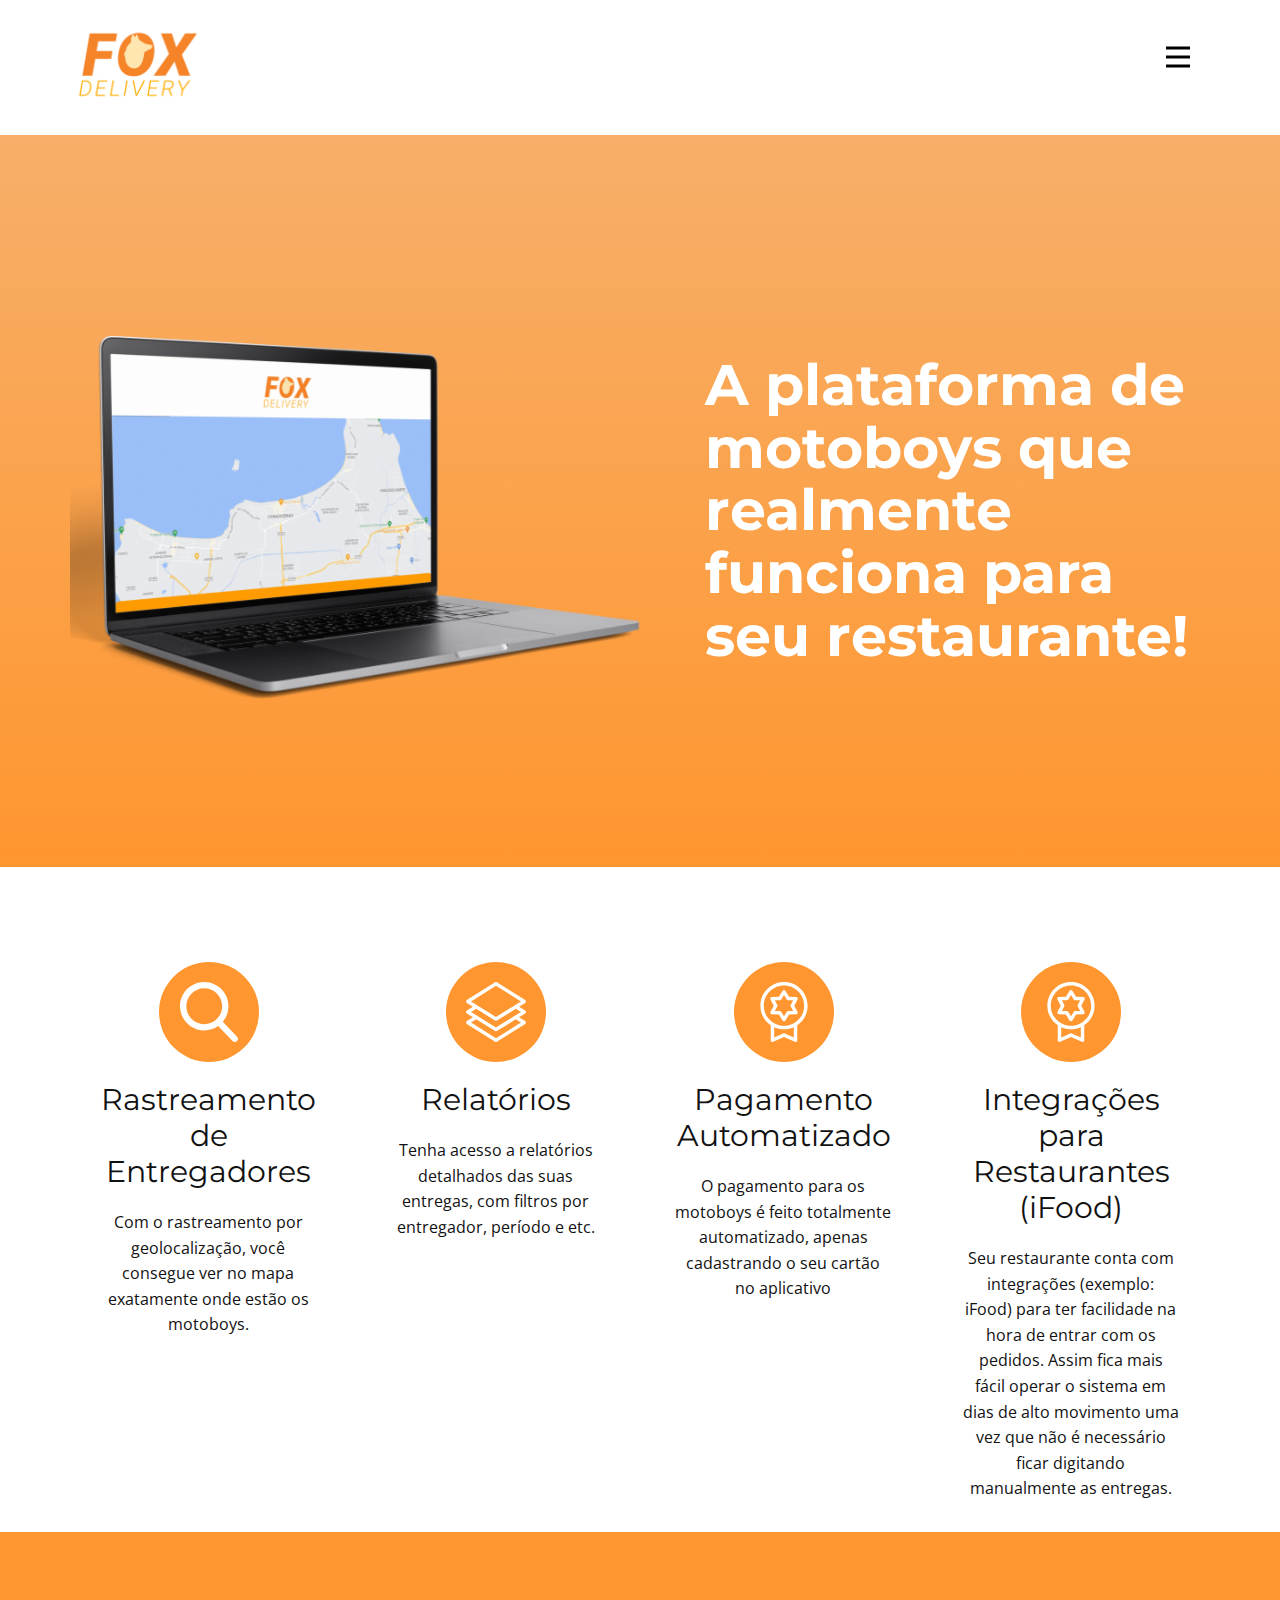
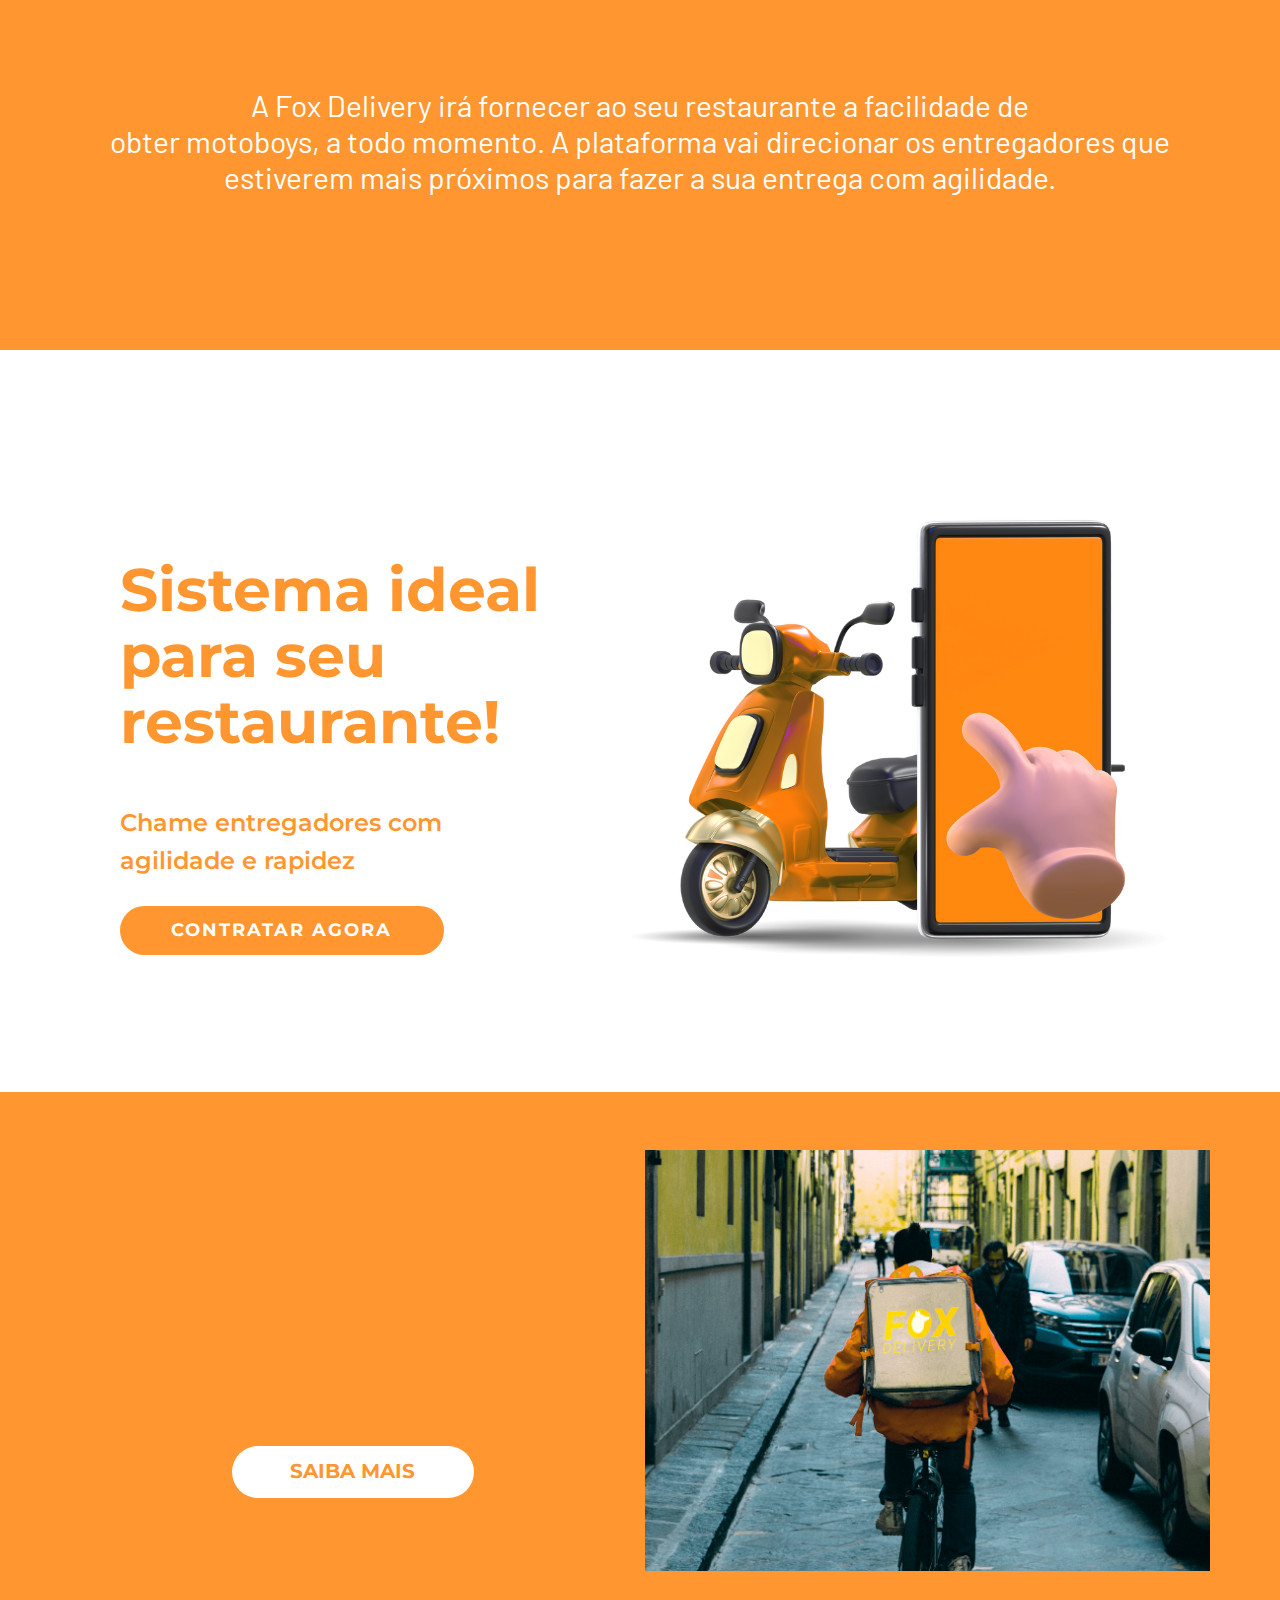
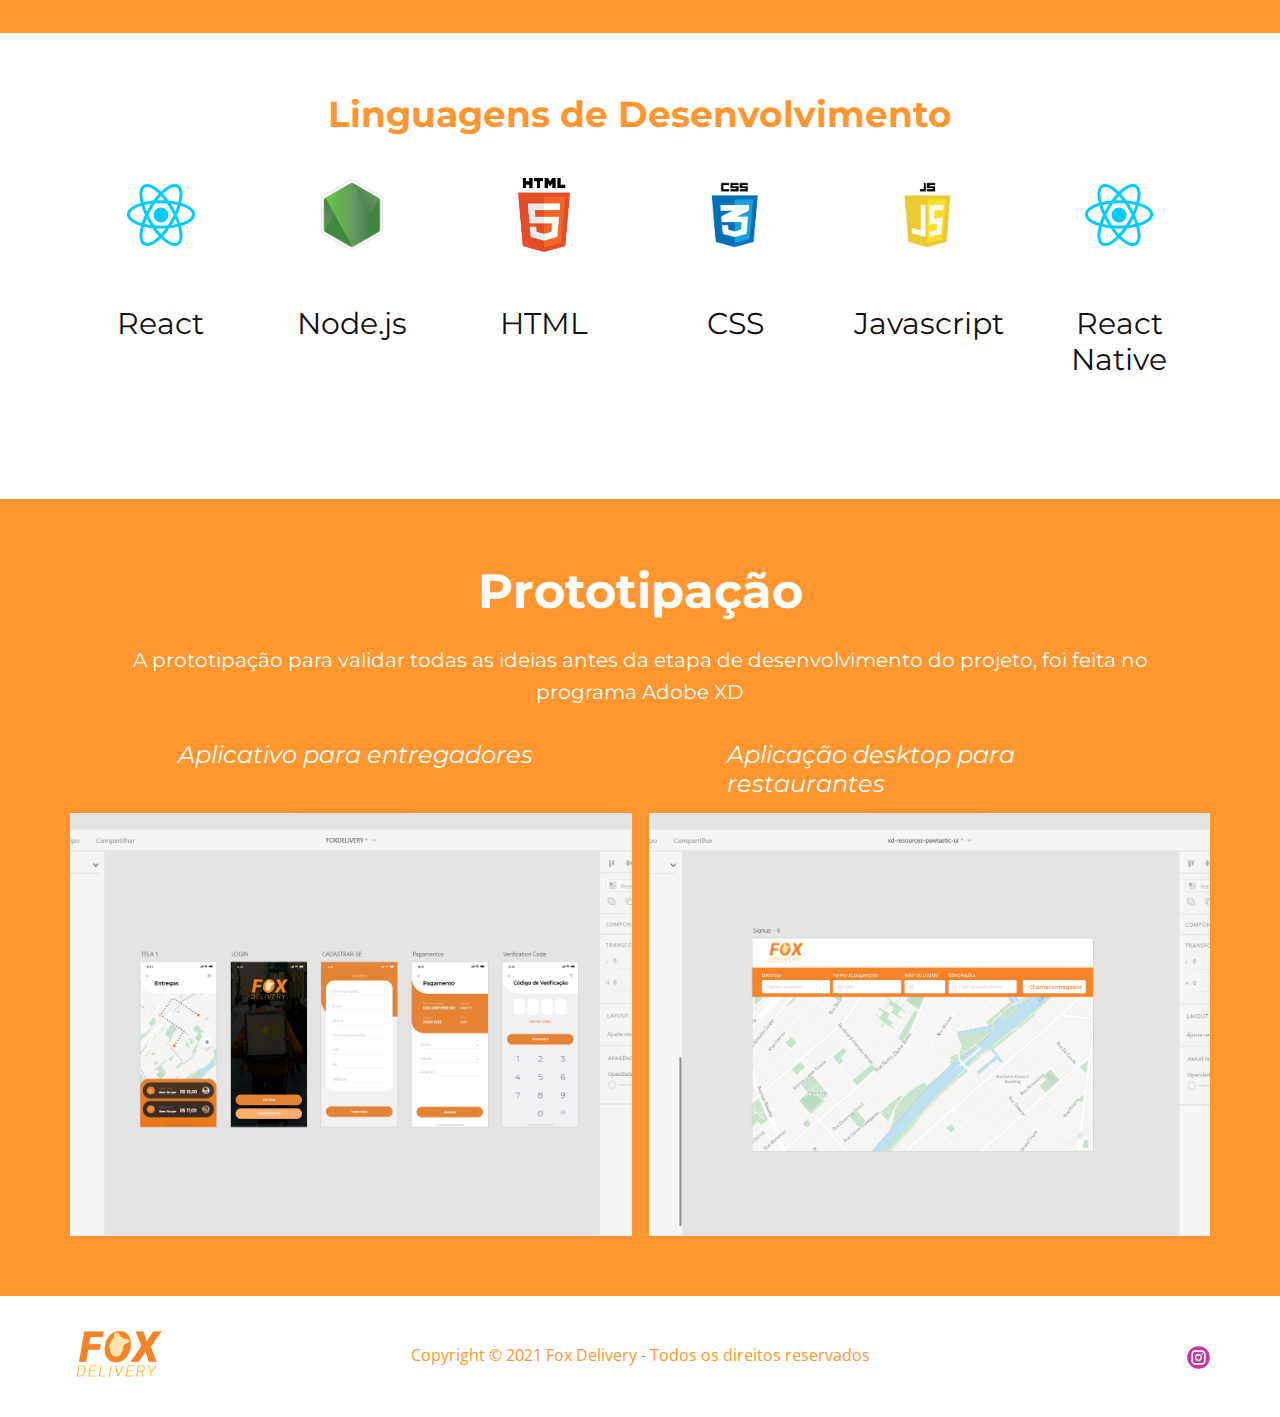
<file: index.html>
<!DOCTYPE html>
<html style="font-size: 16px;">
  <head>
    <meta name="viewport" content="width=device-width, initial-scale=1.0">
    <meta charset="utf-8">
    <meta name="keywords" content="Using design to improve product development, Mobile App Development">
    <meta name="description" content="">
    <meta name="page_type" content="np-template-header-footer-from-plugin">
    <title>FOX</title>
    <link rel="stylesheet" href="nicepage.css" media="screen">
<link rel="stylesheet" href="FOX.css" media="screen">
    <script class="u-script" type="text/javascript" src="jquery-1.9.1.min.js" defer=""></script>
    <script class="u-script" type="text/javascript" src="nicepage.js" defer=""></script>
    <meta name="generator" content="Nicepage 4.0.8, nicepage.com">
    <link id="u-theme-google-font" rel="stylesheet" href="https://fonts.googleapis.com/css?family=Open+Sans:300,300i,400,400i,600,600i,700,700i,800,800i|Barlow:100,100i,200,200i,300,300i,400,400i,500,500i,600,600i,700,700i,800,800i,900,900i">
    <link id="u-page-google-font" rel="stylesheet" href="https://fonts.googleapis.com/css?family=Montserrat:100,100i,200,200i,300,300i,400,400i,500,500i,600,600i,700,700i,800,800i,900,900i|Montserrat:100,100i,200,200i,300,300i,400,400i,500,500i,600,600i,700,700i,800,800i,900,900i">
    
    
    
    
    
    
    
    
    <script type="application/ld+json">{
		"@context": "http://schema.org",
		"@type": "Organization",
		"name": "",
		"url": "/",
		"logo": "images/99046d13-686d-4bd7-b95b-90d43880520f.png",
		"sameAs": [
				"https://www.instagram.com/foxdelivery.com.br/"
		]
}</script>
    <meta name="theme-color" content="#29b7dd">
    <meta property="og:title" content="FOX">
    <meta property="og:type" content="website">
    <link rel="canonical" href="/">
  </head>
  <body data-home-page="https://website769987-1.nicepage.io/FOX.html?version=dd5cc1f3-f211-4c67-9fd7-46b786630eea" data-home-page-title="FOX" class="u-body"><header class="u-clearfix u-header u-white u-header" id="sec-2485"><div class="u-clearfix u-sheet u-valign-middle u-sheet-1">
        <nav class="u-menu u-menu-dropdown u-offcanvas u-menu-1" data-responsive-from="XL">
          <div class="menu-collapse" style="font-size: 1rem; letter-spacing: 0px; font-weight: 700; text-transform: uppercase;">
            <a class="u-button-style u-custom-active-border-color u-custom-border u-custom-border-color u-custom-borders u-custom-hover-border-color u-custom-left-right-menu-spacing u-custom-padding-bottom u-custom-text-color u-custom-text-hover-color u-custom-top-bottom-menu-spacing u-nav-link u-text-active-palette-1-base u-text-custom-color-4 u-text-hover-palette-2-base" href="#">
              <svg><use xlink:href="#menu-hamburger"></use></svg>
              <svg version="1.1" xmlns="http://www.w3.org/2000/svg" xmlns:xlink="http://www.w3.org/1999/xlink"><defs><symbol id="menu-hamburger" viewBox="0 0 16 16" style="width: 16px; height: 16px;"><rect y="1" width="16" height="2"></rect><rect y="7" width="16" height="2"></rect><rect y="13" width="16" height="2"></rect>
</symbol>
</defs></svg>
            </a>
          </div>
          <div class="u-custom-menu u-nav-container">
            <ul class="u-nav u-spacing-30 u-unstyled u-nav-1"><li class="u-nav-item"><a class="u-border-2 u-border-active-palette-1-base u-border-hover-palette-1-base u-border-no-left u-border-no-right u-border-no-top u-button-style u-nav-link u-text-active-palette-1-base u-text-grey-90 u-text-hover-grey-90" href="FOX.html" style="padding: 10px 0px;">Pagina Inicial</a>
</li><li class="u-nav-item"><a class="u-border-2 u-border-active-palette-1-base u-border-hover-palette-1-base u-border-no-left u-border-no-right u-border-no-top u-button-style u-nav-link u-text-active-palette-1-base u-text-grey-90 u-text-hover-grey-90" href="Entregadores.html" style="padding: 10px 0px;">Entregadores</a>
</li><li class="u-nav-item"><a class="u-border-2 u-border-active-palette-1-base u-border-hover-palette-1-base u-border-no-left u-border-no-right u-border-no-top u-button-style u-nav-link u-text-active-palette-1-base u-text-grey-90 u-text-hover-grey-90" href="Contato.html" style="padding: 10px 0px;">Contato</a>
</li></ul>
          </div>
          <div class="u-custom-menu u-nav-container-collapse">
            <div class="u-black u-container-style u-inner-container-layout u-opacity u-opacity-95 u-sidenav">
              <div class="u-inner-container-layout u-sidenav-overflow">
                <div class="u-menu-close"></div>
                <ul class="u-align-center u-nav u-popupmenu-items u-unstyled u-nav-2"><li class="u-nav-item"><a class="u-button-style u-nav-link" href="FOX.html" style="padding: 10px 0px;">Pagina Inicial</a>
</li><li class="u-nav-item"><a class="u-button-style u-nav-link" href="Entregadores.html" style="padding: 10px 0px;">Entregadores</a>
</li><li class="u-nav-item"><a class="u-button-style u-nav-link" href="Contato.html" style="padding: 10px 0px;">Contato</a>
</li></ul>
              </div>
            </div>
            <div class="u-black u-menu-overlay u-opacity u-opacity-70"></div>
          </div>
        </nav>
        <img class="u-image u-image-default u-preserve-proportions u-image-1" src="images/99046d13-686d-4bd7-b95b-90d43880520f.png" alt="" data-image-width="1080" data-image-height="1080">
      </div></header>
    <section class="u-align-right u-clearfix u-gradient u-section-1" id="sec-56d1">
      <div class="u-clearfix u-sheet u-valign-middle-xs u-sheet-1">
        <img class="u-image u-image-default u-image-1" src="images/a3b24613-e36f-4569-919c-cbdce5a883f3.png" alt="" data-image-width="1512" data-image-height="1080" data-animation-name="fadeIn" data-animation-duration="1000" data-animation-direction="Down">
        <h1 class="u-align-center-xs u-align-left-lg u-align-left-md u-align-left-sm u-align-left-xl u-custom-font u-text u-text-body-alt-color u-text-1" data-animation-name="slideIn" data-animation-duration="1000" data-animation-delay="0" data-animation-direction="Down"> A plataf​orma de motoboys que realmente funciona para seu restaurante!</h1>
      </div>
    </section>
    <section class="u-align-center u-clearfix u-section-2" id="sec-8553">
      <div class="u-clearfix u-sheet u-sheet-1">
        <div class="u-expanded-width u-list u-list-1">
          <div class="u-repeater u-repeater-1">
            <div class="u-container-style u-list-item u-repeater-item">
              <div class="u-container-layout u-similar-container u-container-layout-1"><span class="u-custom-color-2 u-icon u-icon-circle u-spacing-20 u-icon-1"><svg class="u-svg-link" preserveAspectRatio="xMidYMin slice" viewBox="0 0 56.966 56.966" style=""><use xlink:href="#svg-61ff"></use></svg><svg class="u-svg-content" viewBox="0 0 56.966 56.966" x="0px" y="0px" id="svg-61ff" style="enable-background:new 0 0 56.966 56.966;"><path d="M55.146,51.887L41.588,37.786c3.486-4.144,5.396-9.358,5.396-14.786c0-12.682-10.318-23-23-23s-23,10.318-23,23
	s10.318,23,23,23c4.761,0,9.298-1.436,13.177-4.162l13.661,14.208c0.571,0.593,1.339,0.92,2.162,0.92
	c0.779,0,1.518-0.297,2.079-0.837C56.255,54.982,56.293,53.08,55.146,51.887z M23.984,6c9.374,0,17,7.626,17,17s-7.626,17-17,17
	s-17-7.626-17-17S14.61,6,23.984,6z"></path></svg>
            
            
          </span>
                <h3 class="u-align-center u-custom-font u-text u-text-1">Rastreamento de Entregadores</h3>
                <p class="u-align-center u-text u-text-2"> Com o rastreamento por geolocalização, você consegue ver no mapa exatamente onde estão os motoboys.</p>
              </div>
            </div>
            <div class="u-align-center u-container-style u-list-item u-repeater-item">
              <div class="u-container-layout u-similar-container u-container-layout-2"><span class="u-custom-color-2 u-icon u-icon-circle u-spacing-20 u-icon-2">
            <svg class="u-svg-link" preserveAspectRatio="xMidYMin slice" viewBox="0 0 512.002 512.002" style=""><use xlink:href="#svg-04c0"></use></svg>
            <svg xmlns="http://www.w3.org/2000/svg" xmlns:xlink="http://www.w3.org/1999/xlink" version="1.1" xml:space="preserve" class="u-svg-content" viewBox="0 0 512.002 512.002" x="0px" y="0px" id="svg-04c0" style="enable-background:new 0 0 512.002 512.002;"><g><g><path d="M512.001,255.969c-0.011-5.193-2.708-10.011-7.129-12.737l-52.034-32.076l52.089-32.421    c4.393-2.734,7.066-7.539,7.074-12.712c0.008-5.174-2.651-9.987-7.036-12.734l-241-151c-4.871-3.052-11.058-3.052-15.929,0    l-241,151c-4.384,2.747-7.043,7.56-7.036,12.734c0.008,5.174,2.681,9.979,7.074,12.712l51.732,32.198L7.051,243.282    c-4.39,2.744-7.055,7.557-7.05,12.734c0.005,5.177,2.679,9.985,7.074,12.721l51.732,32.198L7.051,333.282    c-4.383,2.74-7.047,7.543-7.05,12.712s2.656,9.975,7.036,12.719l241,151c2.436,1.526,5.2,2.289,7.964,2.289    c2.764,0,5.529-0.763,7.964-2.289l241-151c4.394-2.753,7.055-7.581,7.036-12.766c-0.019-5.185-2.715-9.993-7.129-12.714    l-52.034-32.076l52.089-32.421C509.336,265.992,512.012,261.162,512.001,255.969z M43.32,165.96L256.001,32.703L468.682,165.96    c-2.044,1.272-206.586,128.58-212.681,132.374L43.32,165.96z M468.584,346.106L256.001,479.301L43.278,346.018l43.889-27.431    l160.908,100.15c2.426,1.51,5.176,2.265,7.926,2.265c2.75,0,5.5-0.755,7.926-2.265l160.464-99.874L468.584,346.106z     M256.001,388.334L43.345,255.976l43.822-27.389l160.908,100.15c2.426,1.51,5.176,2.265,7.926,2.265c2.75,0,5.5-0.755,7.926-2.265    l160.464-99.874l44.125,27.2C467.297,256.822,261.631,384.829,256.001,388.334z"></path>
</g>
</g></svg>
          </span>
                <h3 class="u-align-center u-custom-font u-text u-text-3"> Relatórios</h3>
                <p class="u-align-center u-text u-text-4"> Tenha acesso a relatórios detalhados das suas entregas, com filtros por entregador, período e etc.</p>
              </div>
            </div>
            <div class="u-align-center u-container-style u-list-item u-repeater-item">
              <div class="u-container-layout u-similar-container u-container-layout-3"><span class="u-custom-color-2 u-icon u-icon-circle u-spacing-20 u-icon-3">
            <svg class="u-svg-link" preserveAspectRatio="xMidYMin slice" viewBox="0 0 512 512" style=""><use xlink:href="#svg-9c32"></use></svg>
            <svg xmlns="http://www.w3.org/2000/svg" xmlns:xlink="http://www.w3.org/1999/xlink" version="1.1" xml:space="preserve" class="u-svg-content" viewBox="0 0 512 512" x="0px" y="0px" id="svg-9c32" style="enable-background:new 0 0 512 512;"><g><g><path d="M256,0C144.702,0,54.154,90.547,54.154,201.846c0,69.363,35.172,130.662,88.615,167.011v128.373    c0,5.012,2.541,9.682,6.75,12.402c4.207,2.721,9.509,3.121,14.08,1.066L256,469.119l92.401,41.58c1.935,0.87,4,1.301,6.059,1.301    c2.804,0,5.594-0.798,8.021-2.367c4.208-2.721,6.75-7.391,6.75-12.402V368.858c53.443-36.349,88.615-97.648,88.615-167.011    C457.846,90.547,367.298,0,256,0z M339.692,474.39l-77.632-34.934c-1.927-0.868-3.994-1.302-6.06-1.302s-4.133,0.433-6.06,1.301    l-77.632,34.934v-88.835c7.423,3.384,15.042,6.292,22.805,8.745c0.44,0.14,0.879,0.283,1.321,0.419    c0.991,0.305,1.985,0.599,2.98,0.888c0.737,0.216,1.474,0.43,2.213,0.638c0.803,0.224,1.609,0.441,2.415,0.655    c0.94,0.251,1.882,0.496,2.827,0.734c0.668,0.167,1.337,0.331,2.007,0.49c1.087,0.261,2.177,0.513,3.271,0.756    c0.567,0.126,1.135,0.251,1.703,0.372c1.198,0.256,2.4,0.498,3.607,0.733c0.491,0.095,0.982,0.192,1.474,0.284    c1.278,0.238,2.561,0.461,3.847,0.675c0.441,0.074,0.882,0.15,1.324,0.22c1.327,0.212,2.66,0.407,3.997,0.592    c0.414,0.057,0.827,0.119,1.241,0.174c1.353,0.179,2.712,0.34,4.072,0.492c0.406,0.045,0.81,0.096,1.216,0.14    c1.357,0.144,2.719,0.267,4.084,0.383c0.414,0.035,0.826,0.078,1.241,0.11c1.345,0.106,2.696,0.191,4.049,0.271    c0.434,0.026,0.866,0.06,1.302,0.083c1.367,0.072,2.739,0.121,4.113,0.165c0.414,0.014,0.825,0.036,1.239,0.047    c1.776,0.046,3.558,0.072,5.346,0.072c1.787,0,3.569-0.026,5.345-0.072c0.414-0.011,0.825-0.033,1.239-0.047    c1.374-0.044,2.746-0.094,4.113-0.165c0.434-0.023,0.867-0.057,1.302-0.083c1.353-0.08,2.704-0.164,4.049-0.271    c0.415-0.032,0.827-0.075,1.241-0.11c1.365-0.116,2.727-0.24,4.084-0.383c0.406-0.043,0.81-0.094,1.216-0.14    c1.361-0.153,2.719-0.313,4.072-0.492c0.415-0.055,0.827-0.116,1.241-0.174c1.336-0.185,2.669-0.38,3.997-0.592    c0.442-0.071,0.882-0.147,1.324-0.22c1.286-0.214,2.569-0.437,3.847-0.675c0.492-0.092,0.983-0.188,1.474-0.284    c1.206-0.234,2.408-0.478,3.607-0.733c0.569-0.121,1.136-0.246,1.703-0.372c1.094-0.243,2.184-0.495,3.271-0.756    c0.669-0.16,1.338-0.324,2.007-0.49c0.945-0.237,1.886-0.482,2.827-0.734c0.806-0.215,1.612-0.43,2.415-0.655    c0.739-0.208,1.477-0.422,2.213-0.638c0.995-0.29,1.99-0.583,2.98-0.888c0.442-0.137,0.881-0.28,1.321-0.419    c7.763-2.453,15.382-5.36,22.805-8.744V474.39z M312.229,364.724c-0.589,0.203-1.178,0.407-1.769,0.604    c-0.898,0.3-1.8,0.595-2.705,0.88c-1.053,0.331-2.109,0.65-3.168,0.96c-0.747,0.22-1.495,0.439-2.246,0.649    c-1.401,0.391-2.807,0.765-4.218,1.12c-0.526,0.133-1.054,0.259-1.581,0.387c-1.381,0.334-2.768,0.652-4.158,0.952    c-0.35,0.076-0.697,0.156-1.047,0.228c-1.794,0.375-3.594,0.724-5.401,1.041c-0.184,0.032-0.369,0.06-0.554,0.093    c-1.628,0.281-3.261,0.536-4.897,0.769c-0.369,0.053-0.738,0.105-1.109,0.156c-1.745,0.237-3.493,0.455-5.247,0.639    c-0.066,0.007-0.132,0.016-0.198,0.023c-1.836,0.191-3.679,0.348-5.524,0.479c-0.4,0.029-0.802,0.05-1.203,0.077    c-1.435,0.093-2.87,0.166-4.309,0.224c-0.489,0.02-0.978,0.04-1.467,0.056c-1.807,0.055-3.616,0.093-5.428,0.093    s-3.621-0.037-5.428-0.095c-0.49-0.015-0.979-0.036-1.467-0.056c-1.439-0.057-2.874-0.131-4.309-0.224    c-0.401-0.026-0.802-0.048-1.203-0.077c-1.845-0.132-3.687-0.289-5.524-0.479c-0.066-0.007-0.132-0.016-0.198-0.023    c-1.754-0.184-3.502-0.402-5.247-0.639c-0.369-0.05-0.738-0.102-1.108-0.156c-1.637-0.234-3.27-0.488-4.898-0.769    c-0.184-0.031-0.369-0.06-0.554-0.093c-1.807-0.317-3.608-0.667-5.401-1.041c-0.349-0.073-0.697-0.154-1.047-0.228    c-1.39-0.299-2.777-0.618-4.158-0.952c-0.528-0.128-1.056-0.254-1.581-0.387c-1.411-0.354-2.817-0.73-4.218-1.12    c-0.751-0.21-1.499-0.429-2.246-0.649c-1.058-0.311-2.115-0.629-3.169-0.96c-0.905-0.286-1.806-0.58-2.705-0.88    c-0.592-0.197-1.181-0.401-1.769-0.604c-67.484-23.361-116.078-87.547-116.078-162.876c0-95.01,77.297-172.308,172.308-172.308    s172.308,77.297,172.308,172.308C428.308,277.175,379.713,341.361,312.229,364.724z"></path>
</g>
</g><g><g><path d="M343.622,201.846l27.741-52.14c2.394-4.497,2.299-9.91-0.248-14.321c-2.547-4.411-7.188-7.2-12.279-7.376l-59.025-2.045    L268.527,75.87c-2.699-4.32-7.433-6.946-12.527-6.946s-9.828,2.626-12.527,6.946l-31.283,50.094l-59.025,2.045    c-5.091,0.176-9.732,2.965-12.279,7.376s-2.642,9.824-0.248,14.321l27.741,52.14l-27.741,52.14    c-2.394,4.497-2.299,9.91,0.248,14.321c2.547,4.411,7.188,7.2,12.279,7.376l59.025,2.045l31.283,50.094    c2.698,4.32,7.433,6.946,12.527,6.946s9.828-2.626,12.527-6.946l31.283-50.094l59.025-2.045c5.091-0.176,9.732-2.965,12.279-7.376    c2.547-4.411,2.642-9.824,0.248-14.321L343.622,201.846z M290.935,248.479c-4.909,0.17-9.414,2.771-12.015,6.938L256,292.118    l-22.919-36.7c-2.602-4.167-7.106-6.767-12.015-6.938l-43.242-1.499l20.323-38.198c2.308-4.337,2.308-9.537,0-13.874    l-20.323-38.198l43.242-1.499c4.909-0.17,9.414-2.771,12.015-6.938L256,111.575l22.919,36.7c2.602,4.167,7.106,6.767,12.015,6.938    l43.242,1.499l-20.323,38.198c-2.307,4.337-2.307,9.538,0.001,13.874l20.323,38.198L290.935,248.479z"></path>
</g>
</g></svg>
          </span>
                <h3 class="u-align-center u-custom-font u-text u-text-5">Pagamento<br>Automatizado
                </h3>
                <p class="u-align-center u-text u-text-6">O pagamento para os motoboys é feito totalmente automatizado, apenas cadastrando o seu cartão no aplicativo</p>
              </div>
            </div>
            <div class="u-align-center u-container-style u-list-item u-repeater-item">
              <div class="u-container-layout u-similar-container u-container-layout-4"><span class="u-custom-color-2 u-icon u-icon-circle u-spacing-20 u-icon-4">
            <svg class="u-svg-link" preserveAspectRatio="xMidYMin slice" viewBox="0 0 512 512" style=""><use xlink:href="#svg-9c32"></use></svg>
            <svg xmlns="http://www.w3.org/2000/svg" xmlns:xlink="http://www.w3.org/1999/xlink" version="1.1" xml:space="preserve" class="u-svg-content" viewBox="0 0 512 512" x="0px" y="0px" id="svg-9c32" style="enable-background:new 0 0 512 512;"><g><g><path d="M256,0C144.702,0,54.154,90.547,54.154,201.846c0,69.363,35.172,130.662,88.615,167.011v128.373    c0,5.012,2.541,9.682,6.75,12.402c4.207,2.721,9.509,3.121,14.08,1.066L256,469.119l92.401,41.58c1.935,0.87,4,1.301,6.059,1.301    c2.804,0,5.594-0.798,8.021-2.367c4.208-2.721,6.75-7.391,6.75-12.402V368.858c53.443-36.349,88.615-97.648,88.615-167.011    C457.846,90.547,367.298,0,256,0z M339.692,474.39l-77.632-34.934c-1.927-0.868-3.994-1.302-6.06-1.302s-4.133,0.433-6.06,1.301    l-77.632,34.934v-88.835c7.423,3.384,15.042,6.292,22.805,8.745c0.44,0.14,0.879,0.283,1.321,0.419    c0.991,0.305,1.985,0.599,2.98,0.888c0.737,0.216,1.474,0.43,2.213,0.638c0.803,0.224,1.609,0.441,2.415,0.655    c0.94,0.251,1.882,0.496,2.827,0.734c0.668,0.167,1.337,0.331,2.007,0.49c1.087,0.261,2.177,0.513,3.271,0.756    c0.567,0.126,1.135,0.251,1.703,0.372c1.198,0.256,2.4,0.498,3.607,0.733c0.491,0.095,0.982,0.192,1.474,0.284    c1.278,0.238,2.561,0.461,3.847,0.675c0.441,0.074,0.882,0.15,1.324,0.22c1.327,0.212,2.66,0.407,3.997,0.592    c0.414,0.057,0.827,0.119,1.241,0.174c1.353,0.179,2.712,0.34,4.072,0.492c0.406,0.045,0.81,0.096,1.216,0.14    c1.357,0.144,2.719,0.267,4.084,0.383c0.414,0.035,0.826,0.078,1.241,0.11c1.345,0.106,2.696,0.191,4.049,0.271    c0.434,0.026,0.866,0.06,1.302,0.083c1.367,0.072,2.739,0.121,4.113,0.165c0.414,0.014,0.825,0.036,1.239,0.047    c1.776,0.046,3.558,0.072,5.346,0.072c1.787,0,3.569-0.026,5.345-0.072c0.414-0.011,0.825-0.033,1.239-0.047    c1.374-0.044,2.746-0.094,4.113-0.165c0.434-0.023,0.867-0.057,1.302-0.083c1.353-0.08,2.704-0.164,4.049-0.271    c0.415-0.032,0.827-0.075,1.241-0.11c1.365-0.116,2.727-0.24,4.084-0.383c0.406-0.043,0.81-0.094,1.216-0.14    c1.361-0.153,2.719-0.313,4.072-0.492c0.415-0.055,0.827-0.116,1.241-0.174c1.336-0.185,2.669-0.38,3.997-0.592    c0.442-0.071,0.882-0.147,1.324-0.22c1.286-0.214,2.569-0.437,3.847-0.675c0.492-0.092,0.983-0.188,1.474-0.284    c1.206-0.234,2.408-0.478,3.607-0.733c0.569-0.121,1.136-0.246,1.703-0.372c1.094-0.243,2.184-0.495,3.271-0.756    c0.669-0.16,1.338-0.324,2.007-0.49c0.945-0.237,1.886-0.482,2.827-0.734c0.806-0.215,1.612-0.43,2.415-0.655    c0.739-0.208,1.477-0.422,2.213-0.638c0.995-0.29,1.99-0.583,2.98-0.888c0.442-0.137,0.881-0.28,1.321-0.419    c7.763-2.453,15.382-5.36,22.805-8.744V474.39z M312.229,364.724c-0.589,0.203-1.178,0.407-1.769,0.604    c-0.898,0.3-1.8,0.595-2.705,0.88c-1.053,0.331-2.109,0.65-3.168,0.96c-0.747,0.22-1.495,0.439-2.246,0.649    c-1.401,0.391-2.807,0.765-4.218,1.12c-0.526,0.133-1.054,0.259-1.581,0.387c-1.381,0.334-2.768,0.652-4.158,0.952    c-0.35,0.076-0.697,0.156-1.047,0.228c-1.794,0.375-3.594,0.724-5.401,1.041c-0.184,0.032-0.369,0.06-0.554,0.093    c-1.628,0.281-3.261,0.536-4.897,0.769c-0.369,0.053-0.738,0.105-1.109,0.156c-1.745,0.237-3.493,0.455-5.247,0.639    c-0.066,0.007-0.132,0.016-0.198,0.023c-1.836,0.191-3.679,0.348-5.524,0.479c-0.4,0.029-0.802,0.05-1.203,0.077    c-1.435,0.093-2.87,0.166-4.309,0.224c-0.489,0.02-0.978,0.04-1.467,0.056c-1.807,0.055-3.616,0.093-5.428,0.093    s-3.621-0.037-5.428-0.095c-0.49-0.015-0.979-0.036-1.467-0.056c-1.439-0.057-2.874-0.131-4.309-0.224    c-0.401-0.026-0.802-0.048-1.203-0.077c-1.845-0.132-3.687-0.289-5.524-0.479c-0.066-0.007-0.132-0.016-0.198-0.023    c-1.754-0.184-3.502-0.402-5.247-0.639c-0.369-0.05-0.738-0.102-1.108-0.156c-1.637-0.234-3.27-0.488-4.898-0.769    c-0.184-0.031-0.369-0.06-0.554-0.093c-1.807-0.317-3.608-0.667-5.401-1.041c-0.349-0.073-0.697-0.154-1.047-0.228    c-1.39-0.299-2.777-0.618-4.158-0.952c-0.528-0.128-1.056-0.254-1.581-0.387c-1.411-0.354-2.817-0.73-4.218-1.12    c-0.751-0.21-1.499-0.429-2.246-0.649c-1.058-0.311-2.115-0.629-3.169-0.96c-0.905-0.286-1.806-0.58-2.705-0.88    c-0.592-0.197-1.181-0.401-1.769-0.604c-67.484-23.361-116.078-87.547-116.078-162.876c0-95.01,77.297-172.308,172.308-172.308    s172.308,77.297,172.308,172.308C428.308,277.175,379.713,341.361,312.229,364.724z"></path>
</g>
</g><g><g><path d="M343.622,201.846l27.741-52.14c2.394-4.497,2.299-9.91-0.248-14.321c-2.547-4.411-7.188-7.2-12.279-7.376l-59.025-2.045    L268.527,75.87c-2.699-4.32-7.433-6.946-12.527-6.946s-9.828,2.626-12.527,6.946l-31.283,50.094l-59.025,2.045    c-5.091,0.176-9.732,2.965-12.279,7.376s-2.642,9.824-0.248,14.321l27.741,52.14l-27.741,52.14    c-2.394,4.497-2.299,9.91,0.248,14.321c2.547,4.411,7.188,7.2,12.279,7.376l59.025,2.045l31.283,50.094    c2.698,4.32,7.433,6.946,12.527,6.946s9.828-2.626,12.527-6.946l31.283-50.094l59.025-2.045c5.091-0.176,9.732-2.965,12.279-7.376    c2.547-4.411,2.642-9.824,0.248-14.321L343.622,201.846z M290.935,248.479c-4.909,0.17-9.414,2.771-12.015,6.938L256,292.118    l-22.919-36.7c-2.602-4.167-7.106-6.767-12.015-6.938l-43.242-1.499l20.323-38.198c2.308-4.337,2.308-9.537,0-13.874    l-20.323-38.198l43.242-1.499c4.909-0.17,9.414-2.771,12.015-6.938L256,111.575l22.919,36.7c2.602,4.167,7.106,6.767,12.015,6.938    l43.242,1.499l-20.323,38.198c-2.307,4.337-2.307,9.538,0.001,13.874l20.323,38.198L290.935,248.479z"></path>
</g>
</g></svg>
          </span>
                <h3 class="u-align-center u-custom-font u-text u-text-7"> Integrações para Restaurantes (iFood)</h3>
                <p class="u-align-center u-text u-text-8"> Seu restaurante conta com integrações (exemplo: iFood) para ter facilidade na hora de entrar com os pedidos. Assim fica mais fácil operar o sistema em dias de alto movimento uma vez que não é necessário ficar digitando manualmente as entregas.</p>
              </div>
            </div>
          </div>
        </div>
      </div>
    </section>
    <section class="u-align-center u-clearfix u-custom-color-2 u-section-3" id="sec-b0f6">
      <div class="u-clearfix u-sheet u-valign-middle u-sheet-1">
        <h3 class="u-align-center u-text u-text-1">A Fox Delivery irá fornecer ao seu restaurante a facilidade de <br>obter motoboys, a todo momento. A plataforma vai direcionar os entregadores que <br>estiverem mais próximos para fazer a sua entrega com agilidade.
        </h3>
      </div>
    </section>
    <section class="u-align-left u-clearfix u-custom-color-5 u-section-4" id="carousel_d381">
      <div class="u-clearfix u-sheet u-sheet-1">
        <div class="u-clearfix u-expanded-width u-layout-wrap u-layout-wrap-1">
          <div class="u-gutter-0 u-layout">
            <div class="u-layout-row">
              <div class="u-align-center-sm u-align-center-xs u-align-left-lg u-align-left-md u-align-left-xl u-container-style u-layout-cell u-shape-rectangle u-size-26 u-layout-cell-1">
                <div class="u-container-layout u-container-layout-1">
                  <h1 class="u-custom-font u-text u-text-custom-color-2 u-text-1">Sistema ideal para seu restaurante! </h1>
                  <p class="u-custom-font u-text u-text-custom-color-2 u-text-2">Chame entregadores com agilidade e rapidez</p>
                  <a href="Contato.html" data-page-id="1055724" class="u-active-custom-color-2 u-border-none u-btn u-btn-round u-button-style u-custom-color-2 u-custom-font u-font-montserrat u-hover-custom-color-3 u-radius-40 u-text-active-custom-color-7 u-text-body-alt-color u-text-hover-custom-color-5 u-btn-1">CONTRATAR AGORA</a>
                </div>
              </div>
              <div class="u-container-style u-layout-cell u-size-34 u-layout-cell-2">
                <div class="u-container-layout u-valign-middle-sm u-container-layout-2">
                  <div class="u-preserve-proportions u-shape u-shape-circle u-white u-shape-1"></div>
                  <img class="u-image u-image-default u-preserve-proportions u-image-1" src="images/c3603477-c6bd-4d5a-85e1-15fa4387d577.png" alt="" data-image-width="1080" data-image-height="1080">
                </div>
              </div>
            </div>
          </div>
        </div>
      </div>
    </section>
    <section class="u-clearfix u-custom-color-2 u-section-5" id="sec-db2d">
      <div class="u-clearfix u-sheet u-sheet-1">
        <div class="u-clearfix u-expanded-width u-gutter-10 u-layout-wrap u-layout-wrap-1">
          <div class="u-layout" style="">
            <div class="u-layout-row" style="">
              <div class="u-container-style u-layout-cell u-left-cell u-size-30 u-size-xs-60 u-layout-cell-1" src="">
                <div class="u-container-layout u-container-layout-1">
                  <h2 class="u-align-center u-custom-font u-font-montserrat u-text u-text-default u-text-1" data-animation-name="slideIn" data-animation-duration="1000" data-animation-direction="Down">Seja um entregador&nbsp;<br>Fox Delivery
                  </h2>
                  <a href="Entregadores.html" data-page-id="1055723" class="u-align-center u-border-none u-btn u-btn-round u-button-style u-custom-font u-font-montserrat u-radius-50 u-text-custom-color-2 u-white u-btn-1">SAIBA MAIS</a>
                </div>
              </div>
              <div class="u-align-center u-container-style u-image u-layout-cell u-right-cell u-size-30 u-size-xs-60 u-image-1" src="" data-image-width="1280" data-image-height="853">
                <div class="u-container-layout u-valign-middle u-container-layout-2" src=""></div>
              </div>
            </div>
          </div>
        </div>
      </div>
    </section>
    <section class="u-align-center u-clearfix u-section-6" id="sec-fe43">
      <div class="u-align-left u-clearfix u-sheet u-sheet-1">
        <h3 class="u-align-center u-custom-font u-font-montserrat u-text u-text-custom-color-2 u-text-default u-text-1">Linguagens de Desenvolvimento</h3>
        <div class="u-expanded-width u-list u-list-1">
          <div class="u-repeater u-repeater-1">
            <div class="u-container-style u-list-item u-repeater-item">
              <div class="u-container-layout u-similar-container u-container-layout-1"><span class="u-custom-item u-file-icon u-icon u-icon-rectangle u-text-palette-2-base u-icon-1"><img src="images/cdf8ad91-b2d4-4e4b-9fbc-0b38957c6e76.png" alt=""></span>
                <h3 class="u-align-center u-custom-font u-font-montserrat u-text u-text-default u-text-2">React</h3>
              </div>
            </div>
            <div class="u-align-center u-container-style u-list-item u-repeater-item">
              <div class="u-container-layout u-similar-container u-container-layout-2"><span class="u-custom-item u-file-icon u-icon u-icon-rectangle u-icon-2"><img src="images/cf3e36c7-12eb-4c3c-97fe-35261f7a46eb.png" alt=""></span>
                <h3 class="u-align-center u-custom-font u-font-montserrat u-text u-text-default u-text-3">Node.js</h3>
              </div>
            </div>
            <div class="u-container-style u-list-item u-repeater-item">
              <div class="u-container-layout u-similar-container u-container-layout-3"><span class="u-custom-item u-file-icon u-icon u-icon-rectangle u-icon-3"><img src="images/0ae92886-2aa4-4f11-a08d-53c69139b88c.png" alt=""></span>
                <h3 class="u-align-center u-custom-font u-font-montserrat u-text u-text-default u-text-4">HTML</h3>
              </div>
            </div>
            <div class="u-container-style u-list-item u-repeater-item">
              <div class="u-container-layout u-similar-container u-container-layout-4"><span class="u-custom-item u-file-icon u-icon u-icon-rectangle u-icon-4"><img src="images/4b8068e9-c79a-49fc-a7a1-6202e85b2644.png" alt=""></span>
                <h3 class="u-align-center u-custom-font u-font-montserrat u-text u-text-default u-text-5">CSS</h3>
              </div>
            </div>
            <div class="u-container-style u-list-item u-repeater-item">
              <div class="u-container-layout u-similar-container u-container-layout-5"><span class="u-custom-item u-file-icon u-icon u-icon-rectangle u-icon-5"><img src="images/25b4880a-5782-4474-b8fc-b7ebd9a0e2b9.png" alt=""></span>
                <h3 class="u-align-center u-custom-font u-font-montserrat u-text u-text-default u-text-6">Javascript</h3>
              </div>
            </div>
            <div class="u-container-style u-list-item u-repeater-item">
              <div class="u-container-layout u-similar-container u-container-layout-6"><span class="u-custom-item u-file-icon u-icon u-icon-rectangle u-icon-6"><img src="images/cdf8ad91-b2d4-4e4b-9fbc-0b38957c6e76.png" alt=""></span>
                <h3 class="u-align-center u-custom-font u-font-montserrat u-text u-text-default u-text-7">React Native</h3>
              </div>
            </div>
          </div>
        </div>
      </div>
    </section>
    <section class="u-align-center u-clearfix u-custom-color-2 u-section-7" id="sec-3f1b">
      <div class="u-clearfix u-sheet u-sheet-1">
        <h2 class="u-custom-font u-font-montserrat u-text u-text-default u-text-1">Prototipação</h2>
        <p class="u-align-center u-custom-font u-font-montserrat u-text u-text-2"> A prototipação para validar todas as ideias antes da etapa de desenvolvimento do projeto, foi feita no programa Adobe XD</p>
        <h6 class="u-align-center u-custom-font u-font-montserrat u-text u-text-3">Aplicativo para entregadores</h6>
        <h6 class="u-align-center u-custom-font u-font-montserrat u-text u-text-4">Aplicação desktop para restaurantes</h6>
        <div class="u-expanded-width u-gallery u-layout-grid u-lightbox u-show-text-on-hover u-gallery-1">
          <div class="u-gallery-inner u-gallery-inner-1">
            <div class="u-effect-fade u-gallery-item">
              <div class="u-back-slide" data-image-width="1920" data-image-height="1020">
                <img class="u-back-image u-expanded" src="images/726f7301-ad57-466b-99be-e6fbc3c0c6f9.png">
              </div>
              <div class="u-over-slide u-shading u-over-slide-1">
                <h3 class="u-gallery-heading"></h3>
                <p class="u-gallery-text"></p>
              </div>
            </div>
            <div class="u-effect-fade u-gallery-item">
              <div class="u-back-slide" data-image-width="1920" data-image-height="1017">
                <img class="u-back-image u-expanded" src="images/7fb48398-0b7f-46f2-8064-e080aa5ae082.png">
              </div>
              <div class="u-over-slide u-shading u-over-slide-2">
                <h3 class="u-gallery-heading"></h3>
                <p class="u-gallery-text"></p>
              </div>
            </div>
          </div>
        </div>
      </div>
    </section>
    
    
    <footer class="u-align-center-md u-align-center-sm u-align-center-xs u-clearfix u-custom-color-5 u-footer" id="sec-2692"><div class="u-clearfix u-sheet u-sheet-1">
        <a href="https://nicepage.com" class="u-image u-logo u-image-1" data-image-width="1080" data-image-height="1080">
          <img src="images/99046d13-686d-4bd7-b95b-90d43880520f.png" class="u-logo-image u-logo-image-1">
        </a>
        <p class="u-align-center-lg u-align-center-md u-align-center-xl u-text u-text-black u-text-1">
          <a class="u-border-none u-btn u-button-link u-button-style u-none u-text-custom-color-2 u-btn-1" href="https://www.ford.com.br/copyright/" tabindex="45">Copyright © 2021 Fox Delivery - Todos os direitos reservados</a>
        </p>
        <div class="u-align-left u-social-icons u-spacing-23 u-social-icons-1">
          <a class="u-social-url" title="instagram" target="_blank" href="https://www.instagram.com/foxdelivery.com.br/"><span class="u-icon u-social-icon u-social-instagram u-icon-1"><svg class="u-svg-link" preserveAspectRatio="xMidYMin slice" viewBox="0 0 112 112" style=""><use xlink:href="#svg-2259"></use></svg><svg class="u-svg-content" viewBox="0 0 112 112" x="0" y="0" id="svg-2259"><circle fill="currentColor" cx="56.1" cy="56.1" r="55"></circle><path fill="#FFFFFF" d="M55.9,38.2c-9.9,0-17.9,8-17.9,17.9C38,66,46,74,55.9,74c9.9,0,17.9-8,17.9-17.9C73.8,46.2,65.8,38.2,55.9,38.2
            z M55.9,66.4c-5.7,0-10.3-4.6-10.3-10.3c-0.1-5.7,4.6-10.3,10.3-10.3c5.7,0,10.3,4.6,10.3,10.3C66.2,61.8,61.6,66.4,55.9,66.4z"></path><path fill="#FFFFFF" d="M74.3,33.5c-2.3,0-4.2,1.9-4.2,4.2s1.9,4.2,4.2,4.2s4.2-1.9,4.2-4.2S76.6,33.5,74.3,33.5z"></path><path fill="#FFFFFF" d="M73.1,21.3H38.6c-9.7,0-17.5,7.9-17.5,17.5v34.5c0,9.7,7.9,17.6,17.5,17.6h34.5c9.7,0,17.5-7.9,17.5-17.5V38.8
            C90.6,29.1,82.7,21.3,73.1,21.3z M83,73.3c0,5.5-4.5,9.9-9.9,9.9H38.6c-5.5,0-9.9-4.5-9.9-9.9V38.8c0-5.5,4.5-9.9,9.9-9.9h34.5
            c5.5,0,9.9,4.5,9.9,9.9V73.3z"></path></svg></span>
          </a>
        </div>
      </div></footer>
    
  </body>
</html>
</file>
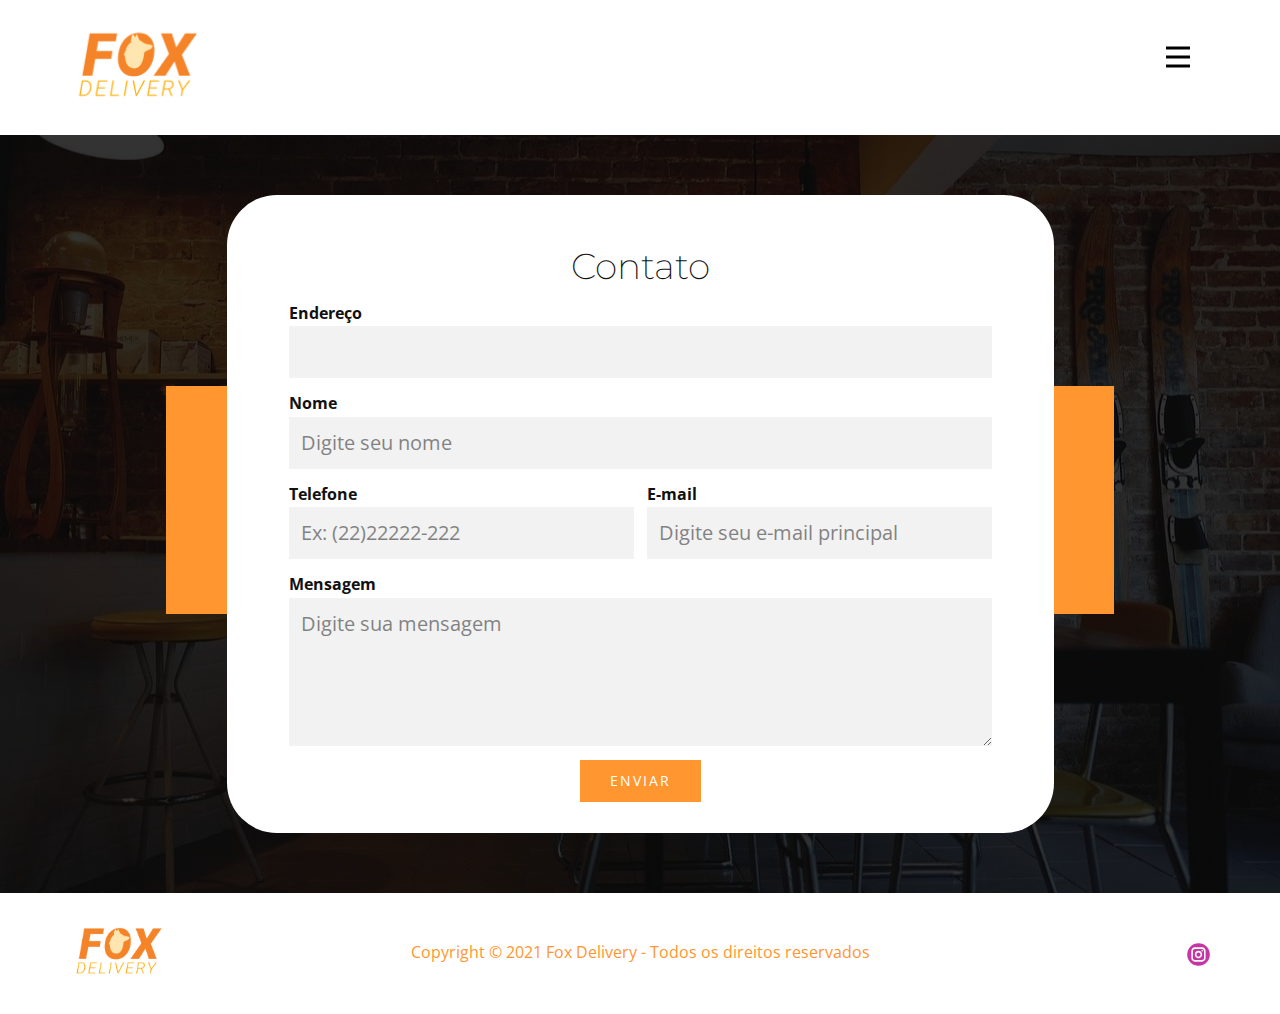
<file: Contato.html>
<!DOCTYPE html>
<html style="font-size: 16px;">
  <head>
    <meta name="viewport" content="width=device-width, initial-scale=1.0">
    <meta charset="utf-8">
    <meta name="keywords" content="Contact Us">
    <meta name="description" content="">
    <meta name="page_type" content="np-template-header-footer-from-plugin">
    <title>Contato</title>
    <link rel="stylesheet" href="nicepage.css" media="screen">
<link rel="stylesheet" href="Contato.css" media="screen">
    <script class="u-script" type="text/javascript" src="jquery-1.9.1.min.js" defer=""></script>
    <script class="u-script" type="text/javascript" src="nicepage.js" defer=""></script>
    <meta name="generator" content="Nicepage 4.0.8, nicepage.com">
    <link id="u-theme-google-font" rel="stylesheet" href="https://fonts.googleapis.com/css?family=Open+Sans:300,300i,400,400i,600,600i,700,700i,800,800i|Barlow:100,100i,200,200i,300,300i,400,400i,500,500i,600,600i,700,700i,800,800i,900,900i">
    <link id="u-page-google-font" rel="stylesheet" href="https://fonts.googleapis.com/css?family=Montserrat:100,100i,200,200i,300,300i,400,400i,500,500i,600,600i,700,700i,800,800i,900,900i">
    
    
    <script type="application/ld+json">{
		"@context": "http://schema.org",
		"@type": "Organization",
		"name": "",
		"logo": "images/99046d13-686d-4bd7-b95b-90d43880520f.png",
		"sameAs": [
				"https://www.instagram.com/foxdelivery.com.br/"
		]
}</script>
    <meta name="theme-color" content="#29b7dd">
    <meta property="og:title" content="Contato">
    <meta property="og:type" content="website">
  </head>
  <body class="u-body"><header class="u-clearfix u-header u-white u-header" id="sec-2485"><div class="u-clearfix u-sheet u-valign-middle u-sheet-1">
        <nav class="u-menu u-menu-dropdown u-offcanvas u-menu-1" data-responsive-from="XL">
          <div class="menu-collapse" style="font-size: 1rem; letter-spacing: 0px; font-weight: 700; text-transform: uppercase;">
            <a class="u-button-style u-custom-active-border-color u-custom-border u-custom-border-color u-custom-borders u-custom-hover-border-color u-custom-left-right-menu-spacing u-custom-padding-bottom u-custom-text-color u-custom-text-hover-color u-custom-top-bottom-menu-spacing u-nav-link u-text-active-palette-1-base u-text-custom-color-4 u-text-hover-palette-2-base" href="#">
              <svg><use xlink:href="#menu-hamburger"></use></svg>
              <svg version="1.1" xmlns="http://www.w3.org/2000/svg" xmlns:xlink="http://www.w3.org/1999/xlink"><defs><symbol id="menu-hamburger" viewBox="0 0 16 16" style="width: 16px; height: 16px;"><rect y="1" width="16" height="2"></rect><rect y="7" width="16" height="2"></rect><rect y="13" width="16" height="2"></rect>
</symbol>
</defs></svg>
            </a>
          </div>
          <div class="u-custom-menu u-nav-container">
            <ul class="u-nav u-spacing-30 u-unstyled u-nav-1"><li class="u-nav-item"><a class="u-border-2 u-border-active-palette-1-base u-border-hover-palette-1-base u-border-no-left u-border-no-right u-border-no-top u-button-style u-nav-link u-text-active-palette-1-base u-text-grey-90 u-text-hover-grey-90" href="FOX.html" style="padding: 10px 0px;">Pagina Inicial</a>
</li><li class="u-nav-item"><a class="u-border-2 u-border-active-palette-1-base u-border-hover-palette-1-base u-border-no-left u-border-no-right u-border-no-top u-button-style u-nav-link u-text-active-palette-1-base u-text-grey-90 u-text-hover-grey-90" href="Entregadores.html" style="padding: 10px 0px;">Entregadores</a>
</li><li class="u-nav-item"><a class="u-border-2 u-border-active-palette-1-base u-border-hover-palette-1-base u-border-no-left u-border-no-right u-border-no-top u-button-style u-nav-link u-text-active-palette-1-base u-text-grey-90 u-text-hover-grey-90" href="Contato.html" style="padding: 10px 0px;">Contato</a>
</li></ul>
          </div>
          <div class="u-custom-menu u-nav-container-collapse">
            <div class="u-black u-container-style u-inner-container-layout u-opacity u-opacity-95 u-sidenav">
              <div class="u-inner-container-layout u-sidenav-overflow">
                <div class="u-menu-close"></div>
                <ul class="u-align-center u-nav u-popupmenu-items u-unstyled u-nav-2"><li class="u-nav-item"><a class="u-button-style u-nav-link" href="FOX.html" style="padding: 10px 0px;">Pagina Inicial</a>
</li><li class="u-nav-item"><a class="u-button-style u-nav-link" href="Entregadores.html" style="padding: 10px 0px;">Entregadores</a>
</li><li class="u-nav-item"><a class="u-button-style u-nav-link" href="Contato.html" style="padding: 10px 0px;">Contato</a>
</li></ul>
              </div>
            </div>
            <div class="u-black u-menu-overlay u-opacity u-opacity-70"></div>
          </div>
        </nav>
        <img class="u-image u-image-default u-preserve-proportions u-image-1" src="images/99046d13-686d-4bd7-b95b-90d43880520f.png" alt="" data-image-width="1080" data-image-height="1080">
      </div></header>
    <section class="u-align-center u-clearfix u-image u-shading u-section-1" id="carousel_08f6" data-image-width="1280" data-image-height="853">
      <div class="u-clearfix u-sheet u-sheet-1">
        <div class="u-custom-color-2 u-shape u-shape-rectangle u-shape-1"></div>
        <div class="u-container-style u-group u-radius-50 u-shape-round u-white u-group-1">
          <div class="u-container-layout u-container-layout-1">
            <h2 class="u-align-center u-custom-font u-font-montserrat u-text u-text-1">Contato</h2>
            <div class="u-form u-form-1">
              <form action="https://nicepage.com/editor/Forms/Process" method="POST" class="u-clearfix u-form-spacing-13 u-form-vertical u-inner-form" style="padding: 0;" source="email" name="form">
                <input type="hidden" id="siteId" name="siteId" value="1055714" wfd-invisible="true">
                <input type="hidden" id="pageId" name="pageId" value="1055724" wfd-invisible="true">
                <div class="u-form-email u-form-group">
                  <label for="email-f18c" class="u-label u-label-1">Endereço</label>
                  <input type="email" placeholder="" id="email-f18c" name="email" class="u-grey-5 u-input u-input-rectangle u-input-1" required="">
                </div>
                <div class="u-form-group u-form-name">
                  <label for="name-f18c" class="u-label u-label-2">Nome</label>
                  <input type="text" placeholder="Digite seu nome" id="name-f18c" name="name" class="u-grey-5 u-input u-input-rectangle u-input-2" required="">
                </div>
                <div class="u-form-group u-form-partition-factor-2 u-form-phone u-form-group-3">
                  <label for="phone-cbff" class="u-label u-label-3" wfd-invisible="true">Telefone</label>
                  <input type="tel" pattern="\+?\d{0,2}[\s\(\-]?([0-9]{3})[\s\)\-]?([\s\-]?)([0-9]{3})[\s\-]?([0-9]{2})[\s\-]?([0-9]{2})" placeholder="Ex: (22)22222-222" id="phone-cbff" name="telefone" class="u-grey-5 u-input u-input-rectangle u-input-3" required="">
                </div>
                <div class="u-form-email u-form-group u-form-partition-factor-2 u-form-group-4">
                  <label for="date-33f9" class="u-label u-label-4">E-mail</label>
                  <input type="email" placeholder="Digite seu e-mail principal" id="date-33f9" name="email-1" class="u-grey-5 u-input u-input-rectangle u-input-4" required="required">
                </div>
                <div class="u-form-group u-form-message u-form-group-5">
                  <label for="message-1015" class="u-label u-label-5">Mensagem</label>
                  <textarea placeholder="Digite sua mensagem" rows="4" cols="50" id="message-1015" name="message-1" class="u-grey-5 u-input u-input-rectangle u-input-5" required=""></textarea>
                </div>
                <div class="u-align-center u-form-group u-form-submit">
                  <a href="#" class="u-border-none u-btn u-btn-submit u-button-style u-custom-color-2 u-btn-1">ENVIAR</a>
                  <input type="submit" value="submit" class="u-form-control-hidden" wfd-invisible="true">
                </div>
                <div class="u-form-send-message u-form-send-success" wfd-invisible="true"> Thank you! Your message has been sent. </div>
                <div class="u-form-send-error u-form-send-message" wfd-invisible="true"> Unable to send your message. Please fix errors then try again. </div>
                <input type="hidden" value="" name="recaptchaResponse" wfd-invisible="true">
              </form>
            </div>
          </div>
        </div>
      </div>
    </section>
    
    
    <footer class="u-align-center-md u-align-center-sm u-align-center-xs u-clearfix u-custom-color-5 u-footer" id="sec-2692"><div class="u-clearfix u-sheet u-sheet-1">
        <a href="https://nicepage.com" class="u-image u-logo u-image-1" data-image-width="1080" data-image-height="1080">
          <img src="images/99046d13-686d-4bd7-b95b-90d43880520f.png" class="u-logo-image u-logo-image-1">
        </a>
        <p class="u-align-center-lg u-align-center-md u-align-center-xl u-text u-text-black u-text-1">
          <a class="u-border-none u-btn u-button-link u-button-style u-none u-text-custom-color-2 u-btn-1" href="https://www.ford.com.br/copyright/" tabindex="45">Copyright © 2021 Fox Delivery - Todos os direitos reservados</a>
        </p>
        <div class="u-align-left u-social-icons u-spacing-23 u-social-icons-1">
          <a class="u-social-url" title="instagram" target="_blank" href="https://www.instagram.com/foxdelivery.com.br/"><span class="u-icon u-social-icon u-social-instagram u-icon-1"><svg class="u-svg-link" preserveAspectRatio="xMidYMin slice" viewBox="0 0 112 112" style=""><use xlink:href="#svg-2259"></use></svg><svg class="u-svg-content" viewBox="0 0 112 112" x="0" y="0" id="svg-2259"><circle fill="currentColor" cx="56.1" cy="56.1" r="55"></circle><path fill="#FFFFFF" d="M55.9,38.2c-9.9,0-17.9,8-17.9,17.9C38,66,46,74,55.9,74c9.9,0,17.9-8,17.9-17.9C73.8,46.2,65.8,38.2,55.9,38.2
            z M55.9,66.4c-5.7,0-10.3-4.6-10.3-10.3c-0.1-5.7,4.6-10.3,10.3-10.3c5.7,0,10.3,4.6,10.3,10.3C66.2,61.8,61.6,66.4,55.9,66.4z"></path><path fill="#FFFFFF" d="M74.3,33.5c-2.3,0-4.2,1.9-4.2,4.2s1.9,4.2,4.2,4.2s4.2-1.9,4.2-4.2S76.6,33.5,74.3,33.5z"></path><path fill="#FFFFFF" d="M73.1,21.3H38.6c-9.7,0-17.5,7.9-17.5,17.5v34.5c0,9.7,7.9,17.6,17.5,17.6h34.5c9.7,0,17.5-7.9,17.5-17.5V38.8
            C90.6,29.1,82.7,21.3,73.1,21.3z M83,73.3c0,5.5-4.5,9.9-9.9,9.9H38.6c-5.5,0-9.9-4.5-9.9-9.9V38.8c0-5.5,4.5-9.9,9.9-9.9h34.5
            c5.5,0,9.9,4.5,9.9,9.9V73.3z"></path></svg></span>
          </a>
        </div>
      </div></footer>
    
  </body>
</html>
</file>
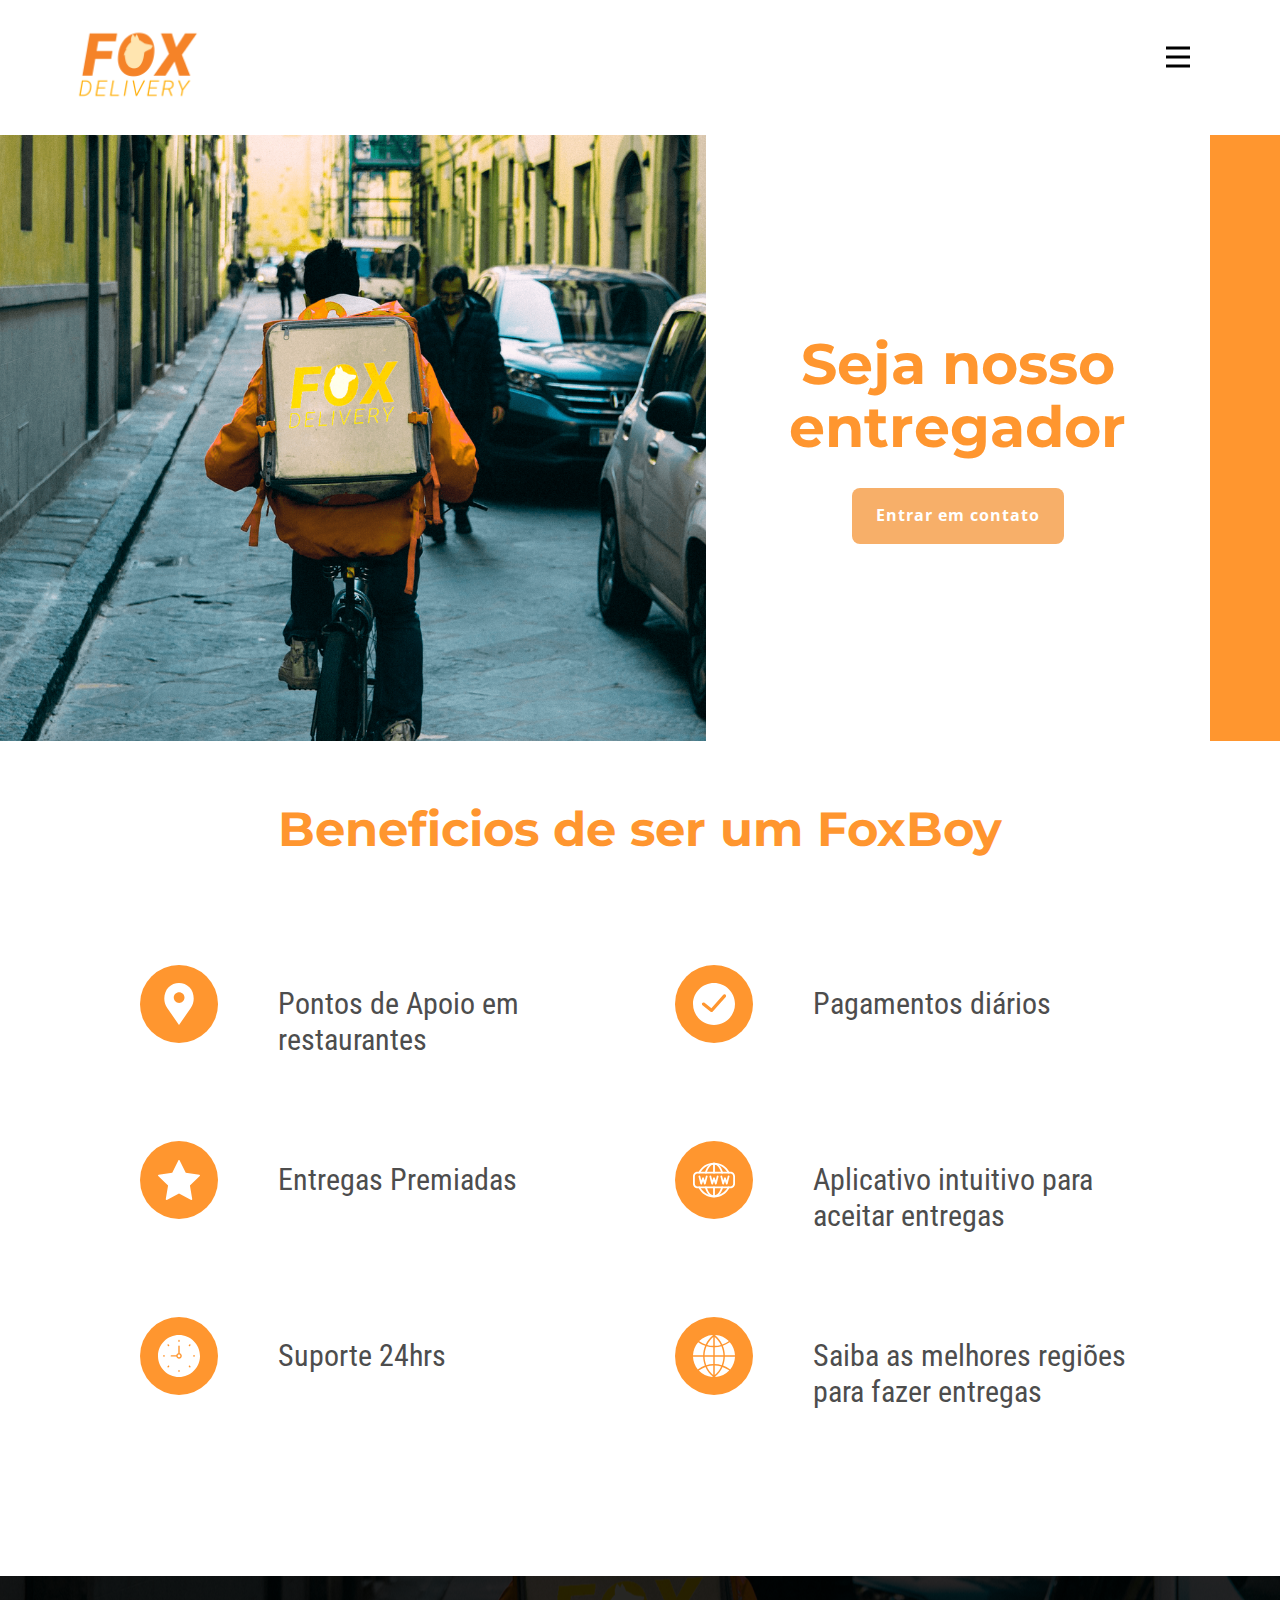
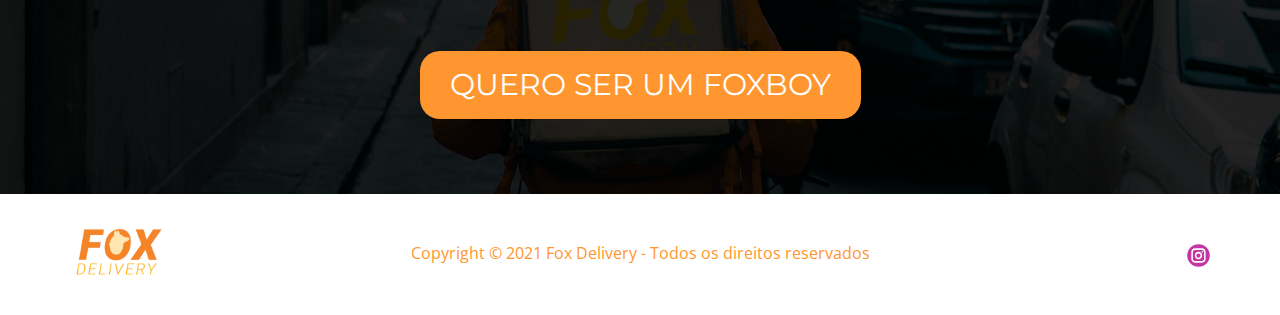
<file: Entregadores.html>
<!DOCTYPE html>
<html style="font-size: 16px;">
  <head>
    <meta name="viewport" content="width=device-width, initial-scale=1.0">
    <meta charset="utf-8">
    <meta name="keywords" content="Hosting for your business, ​Hosting solution with benefits, ​Fastest Hosting, We help and solve your business problem., 01, 02, 03, 04, faq, Start now &amp;
don't look back., Stop pushing your clients into a corner., $ 29, $ 59, $ 139, Contact us">
    <meta name="description" content="">
    <meta name="page_type" content="np-template-header-footer-from-plugin">
    <title>Entregadores</title>
    <link rel="stylesheet" href="nicepage.css" media="screen">
<link rel="stylesheet" href="Entregadores.css" media="screen">
    <script class="u-script" type="text/javascript" src="jquery-1.9.1.min.js" defer=""></script>
    <script class="u-script" type="text/javascript" src="nicepage.js" defer=""></script>
    <meta name="generator" content="Nicepage 4.0.8, nicepage.com">
    <link id="u-theme-google-font" rel="stylesheet" href="https://fonts.googleapis.com/css?family=Open+Sans:300,300i,400,400i,600,600i,700,700i,800,800i|Barlow:100,100i,200,200i,300,300i,400,400i,500,500i,600,600i,700,700i,800,800i,900,900i">
    <link id="u-page-google-font" rel="stylesheet" href="https://fonts.googleapis.com/css?family=Montserrat:100,100i,200,200i,300,300i,400,400i,500,500i,600,600i,700,700i,800,800i,900,900i|Roboto+Condensed:300,300i,400,400i,700,700i">
    
    
    
    
    <script type="application/ld+json">{
		"@context": "http://schema.org",
		"@type": "Organization",
		"name": "",
		"logo": "images/99046d13-686d-4bd7-b95b-90d43880520f.png",
		"sameAs": [
				"https://www.instagram.com/foxdelivery.com.br/"
		]
}</script>
    <meta name="theme-color" content="#29b7dd">
    <meta property="og:title" content="Entregadores">
    <meta property="og:type" content="website">
  </head>
  <body class="u-body"><header class="u-clearfix u-header u-white u-header" id="sec-2485"><div class="u-clearfix u-sheet u-valign-middle u-sheet-1">
        <nav class="u-menu u-menu-dropdown u-offcanvas u-menu-1" data-responsive-from="XL">
          <div class="menu-collapse" style="font-size: 1rem; letter-spacing: 0px; font-weight: 700; text-transform: uppercase;">
            <a class="u-button-style u-custom-active-border-color u-custom-border u-custom-border-color u-custom-borders u-custom-hover-border-color u-custom-left-right-menu-spacing u-custom-padding-bottom u-custom-text-color u-custom-text-hover-color u-custom-top-bottom-menu-spacing u-nav-link u-text-active-palette-1-base u-text-custom-color-4 u-text-hover-palette-2-base" href="#">
              <svg><use xlink:href="#menu-hamburger"></use></svg>
              <svg version="1.1" xmlns="http://www.w3.org/2000/svg" xmlns:xlink="http://www.w3.org/1999/xlink"><defs><symbol id="menu-hamburger" viewBox="0 0 16 16" style="width: 16px; height: 16px;"><rect y="1" width="16" height="2"></rect><rect y="7" width="16" height="2"></rect><rect y="13" width="16" height="2"></rect>
</symbol>
</defs></svg>
            </a>
          </div>
          <div class="u-custom-menu u-nav-container">
            <ul class="u-nav u-spacing-30 u-unstyled u-nav-1"><li class="u-nav-item"><a class="u-border-2 u-border-active-palette-1-base u-border-hover-palette-1-base u-border-no-left u-border-no-right u-border-no-top u-button-style u-nav-link u-text-active-palette-1-base u-text-grey-90 u-text-hover-grey-90" href="FOX.html" style="padding: 10px 0px;">Pagina Inicial</a>
</li><li class="u-nav-item"><a class="u-border-2 u-border-active-palette-1-base u-border-hover-palette-1-base u-border-no-left u-border-no-right u-border-no-top u-button-style u-nav-link u-text-active-palette-1-base u-text-grey-90 u-text-hover-grey-90" href="Entregadores.html" style="padding: 10px 0px;">Entregadores</a>
</li><li class="u-nav-item"><a class="u-border-2 u-border-active-palette-1-base u-border-hover-palette-1-base u-border-no-left u-border-no-right u-border-no-top u-button-style u-nav-link u-text-active-palette-1-base u-text-grey-90 u-text-hover-grey-90" href="Contato.html" style="padding: 10px 0px;">Contato</a>
</li></ul>
          </div>
          <div class="u-custom-menu u-nav-container-collapse">
            <div class="u-black u-container-style u-inner-container-layout u-opacity u-opacity-95 u-sidenav">
              <div class="u-inner-container-layout u-sidenav-overflow">
                <div class="u-menu-close"></div>
                <ul class="u-align-center u-nav u-popupmenu-items u-unstyled u-nav-2"><li class="u-nav-item"><a class="u-button-style u-nav-link" href="FOX.html" style="padding: 10px 0px;">Pagina Inicial</a>
</li><li class="u-nav-item"><a class="u-button-style u-nav-link" href="Entregadores.html" style="padding: 10px 0px;">Entregadores</a>
</li><li class="u-nav-item"><a class="u-button-style u-nav-link" href="Contato.html" style="padding: 10px 0px;">Contato</a>
</li></ul>
              </div>
            </div>
            <div class="u-black u-menu-overlay u-opacity u-opacity-70"></div>
          </div>
        </nav>
        <img class="u-image u-image-default u-preserve-proportions u-image-1" src="images/99046d13-686d-4bd7-b95b-90d43880520f.png" alt="" data-image-width="1080" data-image-height="1080">
      </div></header> 
    <section class="u-clearfix u-custom-color-2 u-valign-middle-lg u-valign-middle-xl u-section-1" id="sec-dedf">
      <div class="u-clearfix u-gutter-0 u-layout-wrap u-layout-wrap-1">
        <div class="u-layout" style="">
          <div class="u-layout-row" style="">
            <div class="u-align-center u-container-style u-image u-layout-cell u-right-cell u-size-35 u-size-xs-60 u-image-1" src="" data-image-width="1280" data-image-height="853">
              <div class="u-container-layout u-valign-bottom u-container-layout-1" src=""></div>
            </div>
            <div class="u-align-center u-container-style u-layout-cell u-left-cell u-shape-rectangle u-size-25 u-size-xs-60 u-white u-layout-cell-2" src="">
              <div class="u-container-layout u-container-layout-2">
                <h1 class="u-custom-font u-font-montserrat u-text u-text-custom-color-2 u-text-1">Seja nosso entregador</h1>
                <a href="Contato.html" data-page-id="1055724" class="u-active-custom-color-2 u-border-none u-btn u-btn-round u-button-style u-custom-color-3 u-hover-custom-color-2 u-radius-8 u-text-active-white u-text-body-alt-color u-text-hover-white u-btn-1">Entrar em contato</a>
              </div>
            </div>
          </div>
        </div>
      </div>
    </section>
    <section class="u-align-center-lg u-align-center-md u-align-center-sm u-align-center-xl u-align-left-xs u-clearfix u-section-2" id="sec-1960">
      <div class="u-clearfix u-sheet u-sheet-1">
        <h2 class="u-align-center-lg u-align-center-md u-align-center-sm u-align-center-xl u-custom-font u-font-montserrat u-text u-text-custom-color-2 u-text-default u-text-1">Beneficios de ser um FoxBoy</h2>
        <div class="u-list u-list-1">
          <div class="u-repeater u-repeater-1">
            <div class="u-container-style u-list-item u-repeater-item">
              <div class="u-container-layout u-similar-container u-container-layout-1"><span class="u-custom-color-2 u-icon u-icon-circle u-spacing-18 u-icon-1"><svg class="u-svg-link" preserveAspectRatio="xMidYMin slice" viewBox="0 0 54.757 54.757" style=""><use xlink:href="#svg-a01a"></use></svg><svg class="u-svg-content" viewBox="0 0 54.757 54.757" x="0px" y="0px" id="svg-a01a" style="enable-background:new 0 0 54.757 54.757;"><path d="M40.94,5.617C37.318,1.995,32.502,0,27.38,0c-5.123,0-9.938,1.995-13.56,5.617c-6.703,6.702-7.536,19.312-1.804,26.952
	L27.38,54.757L42.721,32.6C48.476,24.929,47.643,12.319,40.94,5.617z M27.557,26c-3.859,0-7-3.141-7-7s3.141-7,7-7s7,3.141,7,7
	S31.416,26,27.557,26z"></path></svg>
            
            
          </span>
                <h5 class="u-custom-font u-font-roboto-condensed u-text u-text-grey-70 u-text-2">Pontos de Apoio em restaurantes</h5>
              </div>
            </div>
            <div class="u-container-style u-list-item u-repeater-item">
              <div class="u-container-layout u-similar-container u-container-layout-2"><span class="u-custom-color-2 u-icon u-icon-circle u-spacing-18 u-icon-2"><svg class="u-svg-link" preserveAspectRatio="xMidYMin slice" viewBox="0 0 52 52" style=""><use xlink:href="#svg-ed25"></use></svg><svg class="u-svg-content" viewBox="0 0 52 52" x="0px" y="0px" id="svg-ed25" style="enable-background:new 0 0 52 52;"><g><path d="M26,0C11.664,0,0,11.663,0,26s11.664,26,26,26s26-11.663,26-26S40.336,0,26,0z M40.495,17.329l-16,18
		C24.101,35.772,23.552,36,22.999,36c-0.439,0-0.88-0.144-1.249-0.438l-10-8c-0.862-0.689-1.002-1.948-0.312-2.811
		c0.689-0.863,1.949-1.003,2.811-0.313l8.517,6.813l14.739-16.581c0.732-0.826,1.998-0.9,2.823-0.166
		C41.154,15.239,41.229,16.503,40.495,17.329z"></path>
</g></svg>
            
            
          </span>
                <h5 class="u-custom-font u-font-roboto-condensed u-text u-text-grey-70 u-text-3">Pagamentos diários</h5>
              </div>
            </div>
            <div class="u-container-style u-list-item u-repeater-item">
              <div class="u-container-layout u-similar-container u-container-layout-3"><span class="u-custom-color-2 u-icon u-icon-circle u-spacing-18 u-icon-3"><svg class="u-svg-link" preserveAspectRatio="xMidYMin slice" viewBox="0 0 55.867 55.867" style=""><use xlink:href="#svg-c207"></use></svg><svg class="u-svg-content" viewBox="0 0 55.867 55.867" x="0px" y="0px" id="svg-c207" style="enable-background:new 0 0 55.867 55.867;"><path d="M55.818,21.578c-0.118-0.362-0.431-0.626-0.808-0.681L36.92,18.268L28.83,1.876c-0.168-0.342-0.516-0.558-0.896-0.558
	s-0.729,0.216-0.896,0.558l-8.091,16.393l-18.09,2.629c-0.377,0.055-0.689,0.318-0.808,0.681c-0.117,0.361-0.02,0.759,0.253,1.024
	l13.091,12.76l-3.091,18.018c-0.064,0.375,0.09,0.754,0.397,0.978c0.309,0.226,0.718,0.255,1.053,0.076l16.182-8.506l16.18,8.506
	c0.146,0.077,0.307,0.115,0.466,0.115c0.207,0,0.413-0.064,0.588-0.191c0.308-0.224,0.462-0.603,0.397-0.978l-3.09-18.017
	l13.091-12.761C55.838,22.336,55.936,21.939,55.818,21.578z"></path></svg>
            
            
          </span>
                <h5 class="u-custom-font u-font-roboto-condensed u-text u-text-grey-70 u-text-4">Entregas Premiadas</h5>
              </div>
            </div>
            <div class="u-container-style u-list-item u-repeater-item">
              <div class="u-container-layout u-similar-container u-container-layout-4"><span class="u-custom-color-2 u-icon u-icon-circle u-spacing-18 u-icon-4"><svg class="u-svg-link" preserveAspectRatio="xMidYMin slice" viewBox="0 0 490.667 490.667" style=""><use xlink:href="#svg-863d"></use></svg><svg class="u-svg-content" viewBox="0 0 490.667 490.667" x="0px" y="0px" id="svg-863d" style="enable-background:new 0 0 490.667 490.667;"><g><g><path d="M437.333,149.333h-384C23.915,149.333,0,173.269,0,202.667V288c0,29.397,23.915,53.333,53.333,53.333h384    c29.419,0,53.333-23.936,53.333-53.333v-85.333C490.667,173.269,466.752,149.333,437.333,149.333z M469.333,288    c0,17.643-14.357,32-32,32h-384c-17.643,0-32-14.357-32-32v-85.333c0-17.643,14.357-32,32-32h384c17.643,0,32,14.357,32,32V288z"></path>
</g>
</g><g><g><path d="M245.333,42.667c-5.888,0-10.667,4.779-10.667,10.667V160c0,5.888,4.779,10.667,10.667,10.667S256,165.888,256,160V53.333    C256,47.445,251.221,42.667,245.333,42.667z"></path>
</g>
</g><g><g><path d="M245.333,320c-5.888,0-10.667,4.779-10.667,10.667v106.667c0,5.888,4.779,10.667,10.667,10.667S256,443.221,256,437.333    V330.667C256,324.779,251.221,320,245.333,320z"></path>
</g>
</g><g><g><path d="M351.061,157.163C331.52,86.528,291.029,42.667,245.333,42.667s-86.187,43.861-105.728,114.496    c-1.579,5.675,1.749,11.541,7.424,13.12c5.739,1.557,11.584-1.771,13.12-7.445C176.768,102.805,210.219,64,245.333,64    s68.565,38.805,85.205,98.837c1.28,4.736,5.568,7.829,10.261,7.829c0.939,0,1.877-0.128,2.837-0.384    C349.312,168.725,352.64,162.837,351.061,157.163z"></path>
</g>
</g><g><g><path d="M343.637,320.384c-5.739-1.536-11.584,1.771-13.12,7.445c-16.619,60.032-50.069,98.837-85.184,98.837    s-68.565-38.805-85.184-98.837c-1.536-5.675-7.339-8.981-13.12-7.445c-5.675,1.557-9.003,7.445-7.424,13.12    C159.147,404.139,199.637,448,245.333,448s86.187-43.861,105.728-114.496C352.64,327.829,349.312,321.963,343.637,320.384z"></path>
</g>
</g><g><g><path d="M426.688,155.243c-34.56-69.44-104.043-112.576-181.355-112.576S98.539,85.803,63.979,155.264    c-2.624,5.269-0.469,11.669,4.8,14.293c5.227,2.624,11.669,0.469,14.293-4.8C114.005,102.613,176.171,64,245.333,64    s131.328,38.613,162.283,100.757c1.856,3.733,5.611,5.909,9.536,5.909c1.6,0,3.221-0.363,4.736-1.131    C427.157,166.912,429.312,160.512,426.688,155.243z"></path>
</g>
</g><g><g><path d="M421.888,321.109c-5.248-2.603-11.669-0.491-14.293,4.8c-30.933,62.144-93.099,100.757-162.261,100.757    S114.005,388.053,83.072,325.931c-2.624-5.291-9.067-7.403-14.293-4.8c-5.269,2.624-7.424,9.024-4.8,14.293    C98.539,404.864,168.021,448,245.333,448s146.795-43.136,181.355-112.597C429.312,330.133,427.157,323.733,421.888,321.109z"></path>
</g>
</g><g><g><path d="M290.56,192.32c-5.803-1.429-11.52,2.027-12.928,7.765l-12.437,49.792l-9.749-29.248c-2.901-8.704-17.323-8.704-20.245,0    l-9.749,29.248l-12.437-49.792c-1.408-5.739-7.296-9.216-12.928-7.765c-5.739,1.429-9.195,7.232-7.765,12.928l21.333,85.333    c1.152,4.587,5.205,7.893,9.941,8.064c5.568,0.235,9.045-2.795,10.539-7.275l11.2-33.643l11.2,33.643    c1.472,4.373,5.547,7.296,10.133,7.296c0.128,0,0.277,0,0.384-0.021c4.736-0.171,8.789-3.456,9.941-8.064l21.333-85.333    C299.755,199.531,296.299,193.749,290.56,192.32z"></path>
</g>
</g><g><g><path d="M162.581,192.32c-5.803-1.429-11.499,2.027-12.949,7.765l-12.437,49.792l-9.749-29.248    c-2.901-8.704-17.323-8.704-20.245,0l-9.749,29.248l-12.437-49.792c-1.429-5.739-7.296-9.216-12.928-7.765    c-5.739,1.429-9.195,7.232-7.765,12.928l21.333,85.333c1.152,4.587,5.205,7.893,9.941,8.064c5.653,0.235,9.045-2.795,10.539-7.275    l11.2-33.643l11.2,33.643c1.472,4.373,5.547,7.296,10.133,7.296c0.128,0,0.277,0,0.405-0.021c4.736-0.171,8.789-3.456,9.941-8.064    l21.333-85.333C171.776,199.531,168.32,193.749,162.581,192.32z"></path>
</g>
</g><g><g><path d="M418.56,192.32c-5.824-1.429-11.52,2.027-12.928,7.765l-12.437,49.792l-9.749-29.248c-2.901-8.704-17.323-8.704-20.245,0    l-9.749,29.248l-12.437-49.792c-1.408-5.739-7.296-9.216-12.928-7.765c-5.717,1.429-9.173,7.211-7.765,12.928l21.333,85.333    c1.152,4.587,5.205,7.893,9.941,8.064c5.461,0.235,9.045-2.795,10.539-7.275l11.2-33.643l11.2,33.643    c1.472,4.373,5.547,7.296,10.133,7.296c0.128,0,0.277,0,0.384-0.021c4.736-0.171,8.789-3.456,9.941-8.064l21.333-85.333    C427.755,199.531,424.299,193.749,418.56,192.32z"></path>
</g>
</g></svg>
            
            
          </span>
                <h5 class="u-custom-font u-font-roboto-condensed u-text u-text-grey-70 u-text-5">Aplicativo intuitivo para aceitar entregas</h5>
              </div>
            </div>
            <div class="u-container-style u-list-item u-repeater-item">
              <div class="u-container-layout u-similar-container u-container-layout-5"><span class="u-custom-color-2 u-icon u-icon-circle u-spacing-18 u-icon-5"><svg class="u-svg-link" preserveAspectRatio="xMidYMin slice" viewBox="0 0 60 60" style=""><use xlink:href="#svg-7661"></use></svg><svg class="u-svg-content" viewBox="0 0 60 60" x="0px" y="0px" id="svg-7661" style="enable-background:new 0 0 60 60;"><g><circle cx="30" cy="29.879" r="2"></circle><path d="M30,0C13.458,0,0,13.458,0,30s13.458,30,30,30s30-13.458,30-30S46.542,0,30,0z M29,7.879c0-0.553,0.448-1,1-1s1,0.447,1,1
		v1c0,0.553-0.448,1-1,1s-1-0.447-1-1V7.879z M9,30.879H8c-0.552,0-1-0.447-1-1s0.448-1,1-1h1c0.552,0,1,0.447,1,1
		S9.552,30.879,9,30.879z M15.858,45.436l-0.707,0.707c-0.195,0.195-0.451,0.293-0.707,0.293s-0.512-0.098-0.707-0.293
		c-0.391-0.391-0.391-1.023,0-1.414l0.707-0.707c0.391-0.391,1.023-0.391,1.414,0S16.249,45.045,15.858,45.436z M15.858,15.736
		c-0.195,0.195-0.451,0.293-0.707,0.293s-0.512-0.098-0.707-0.293l-0.707-0.707c-0.391-0.391-0.391-1.023,0-1.414
		s1.023-0.391,1.414,0l0.707,0.707C16.249,14.713,16.249,15.346,15.858,15.736z M31,51.879c0,0.553-0.448,1-1,1s-1-0.447-1-1v-1
		c0-0.553,0.448-1,1-1s1,0.447,1,1V51.879z M30,33.879c-1.858,0-3.411-1.28-3.858-3H19c-0.552,0-1-0.447-1-1s0.448-1,1-1h7.142
		c0.364-1.399,1.459-2.494,2.858-2.858V15.879c0-0.553,0.448-1,1-1s1,0.447,1,1v10.142c1.72,0.447,3,1.999,3,3.858
		C34,32.085,32.206,33.879,30,33.879z M46.263,46.143c-0.195,0.195-0.451,0.293-0.707,0.293s-0.512-0.098-0.707-0.293l-0.707-0.707
		c-0.391-0.391-0.391-1.023,0-1.414s1.023-0.391,1.414,0l0.707,0.707C46.654,45.119,46.654,45.752,46.263,46.143z M46.263,15.029
		l-0.707,0.707c-0.195,0.195-0.451,0.293-0.707,0.293s-0.512-0.098-0.707-0.293c-0.391-0.391-0.391-1.023,0-1.414l0.707-0.707
		c0.391-0.391,1.023-0.391,1.414,0S46.654,14.639,46.263,15.029z M52,30.879h-1c-0.552,0-1-0.447-1-1s0.448-1,1-1h1
		c0.552,0,1,0.447,1,1S52.552,30.879,52,30.879z"></path>
</g></svg>
            
            
          </span>
                <h5 class="u-custom-font u-font-roboto-condensed u-text u-text-grey-70 u-text-6">Suporte 24hrs</h5>
              </div>
            </div>
            <div class="u-container-style u-list-item u-repeater-item">
              <div class="u-container-layout u-similar-container u-container-layout-6"><span class="u-custom-color-2 u-icon u-icon-circle u-spacing-18 u-icon-6"><svg class="u-svg-link" preserveAspectRatio="xMidYMin slice" viewBox="0 0 57.949 57.949" style=""><use xlink:href="#svg-6a83"></use></svg><svg class="u-svg-content" viewBox="0 0 57.949 57.949" x="0px" y="0px" id="svg-6a83" style="enable-background:new 0 0 57.949 57.949;"><g><path d="M29.975,27.985h11.972c-0.123-4.348-1.033-8.567-2.664-12.477c-3.01,0.874-6.131,1.355-9.308,1.44V27.985z"></path><path d="M40.384,13.057c2.928-1.01,5.731-2.392,8.328-4.169l0.653-0.5C44.588,3.658,38.18,0.58,31.071,0.069L30.553,0.49
		C34.767,3.979,38.099,8.268,40.384,13.057z"></path><path d="M29.975,2.628v12.32c2.891-0.082,5.731-0.513,8.473-1.283C36.421,9.505,33.557,5.753,29.975,2.628z"></path><path d="M41.531,42.202c3.13,1.132,6.12,2.668,8.885,4.639l0.868,0.65c3.976-4.785,6.439-10.866,6.665-17.505H43.947
		C43.834,34.224,43.006,38.343,41.531,42.202z"></path><path d="M9.237,8.888c2.597,1.777,5.401,3.158,8.328,4.169c2.285-4.788,5.617-9.077,9.832-12.567l-0.518-0.421
		c-7.125,0.512-13.547,3.603-18.328,8.35L9.237,8.888z"></path><path d="M27.975,2.628c-3.583,3.125-6.446,6.878-8.473,11.036c2.742,0.77,5.582,1.202,8.473,1.283V2.628z"></path><path d="M14.003,29.985H0c0.227,6.639,2.689,12.719,6.665,17.505l0.85-0.635c2.775-1.977,5.771-3.518,8.906-4.652
		C14.943,38.341,14.116,34.222,14.003,29.985z"></path><path d="M16.752,14.89c-3.037-1.064-5.945-2.505-8.644-4.351L7.17,9.897C2.901,14.768,0.236,21.072,0,27.985h14.003
		C14.124,23.425,15.061,18.997,16.752,14.89z"></path><path d="M16.003,27.985h11.972V16.948c-3.179-0.085-6.301-0.566-9.309-1.438C17.035,19.419,16.125,23.637,16.003,27.985z"></path><path d="M27.297,57.391c-4.419-3.695-7.841-8.259-10.111-13.341c-2.992,1.074-5.851,2.538-8.492,4.42l-0.689,0.515
		c4.774,5.003,11.31,8.304,18.605,8.896L27.297,57.391z"></path><path d="M27.975,40.023V29.985H16.003c0.113,4.019,0.905,7.924,2.313,11.58C21.429,40.627,24.669,40.111,27.975,40.023z"></path><path d="M49.236,48.456c-2.631-1.875-5.482-3.335-8.469-4.406c-2.272,5.094-5.698,9.662-10.113,13.344l0.685,0.487
		c7.295-0.592,13.832-3.892,18.606-8.895L49.236,48.456z"></path><path d="M49.885,10.507c-2.72,1.862-5.643,3.311-8.689,4.38c1.692,4.108,2.629,8.537,2.751,13.098h14.003
		c-0.237-6.935-2.917-13.256-7.209-18.133L49.885,10.507z"></path><path d="M27.975,55.342V42.023c-3.039,0.085-6.016,0.556-8.882,1.4C21.136,47.932,24.141,51.998,27.975,55.342z"></path><path d="M41.947,29.985H29.975v10.038c3.307,0.088,6.548,0.604,9.662,1.542C41.041,37.91,41.833,34.005,41.947,29.985z"></path><path d="M38.86,43.423c-2.866-0.844-5.845-1.314-8.885-1.4v13.323C33.806,52.013,36.814,47.943,38.86,43.423z"></path>
</g></svg>
            
            
          </span>
                <h5 class="u-custom-font u-font-roboto-condensed u-text u-text-grey-70 u-text-7">Saiba as melhores regiões para fazer entregas</h5>
              </div>
            </div>
          </div>
        </div>
      </div>
    </section>
    <section class="u-align-center u-clearfix u-image u-shading u-section-3" src="" data-image-width="1280" data-image-height="853" id="sec-a707">
      <div class="u-align-center u-clearfix u-sheet u-valign-middle u-sheet-1">
        <a href="Contato.html" data-page-id="1055724" class="u-border-none u-btn u-btn-round u-button-style u-custom-color-2 u-custom-font u-font-montserrat u-radius-20 u-btn-1">quero ser um foxboy</a>
      </div>
    </section>
    
    
    <footer class="u-align-center-md u-align-center-sm u-align-center-xs u-clearfix u-custom-color-5 u-footer" id="sec-2692"><div class="u-clearfix u-sheet u-sheet-1">
        <a href="https://nicepage.com" class="u-image u-logo u-image-1" data-image-width="1080" data-image-height="1080">
          <img src="images/99046d13-686d-4bd7-b95b-90d43880520f.png" class="u-logo-image u-logo-image-1">
        </a>
        <p class="u-align-center-lg u-align-center-md u-align-center-xl u-text u-text-black u-text-1">
          <a class="u-border-none u-btn u-button-link u-button-style u-none u-text-custom-color-2 u-btn-1" href="https://www.ford.com.br/copyright/" tabindex="45">Copyright © 2021 Fox Delivery - Todos os direitos reservados</a>
        </p>
        <div class="u-align-left u-social-icons u-spacing-23 u-social-icons-1">
          <a class="u-social-url" title="instagram" target="_blank" href="https://www.instagram.com/foxdelivery.com.br/"><span class="u-icon u-social-icon u-social-instagram u-icon-1"><svg class="u-svg-link" preserveAspectRatio="xMidYMin slice" viewBox="0 0 112 112" style=""><use xlink:href="#svg-2259"></use></svg><svg class="u-svg-content" viewBox="0 0 112 112" x="0" y="0" id="svg-2259"><circle fill="currentColor" cx="56.1" cy="56.1" r="55"></circle><path fill="#FFFFFF" d="M55.9,38.2c-9.9,0-17.9,8-17.9,17.9C38,66,46,74,55.9,74c9.9,0,17.9-8,17.9-17.9C73.8,46.2,65.8,38.2,55.9,38.2
            z M55.9,66.4c-5.7,0-10.3-4.6-10.3-10.3c-0.1-5.7,4.6-10.3,10.3-10.3c5.7,0,10.3,4.6,10.3,10.3C66.2,61.8,61.6,66.4,55.9,66.4z"></path><path fill="#FFFFFF" d="M74.3,33.5c-2.3,0-4.2,1.9-4.2,4.2s1.9,4.2,4.2,4.2s4.2-1.9,4.2-4.2S76.6,33.5,74.3,33.5z"></path><path fill="#FFFFFF" d="M73.1,21.3H38.6c-9.7,0-17.5,7.9-17.5,17.5v34.5c0,9.7,7.9,17.6,17.5,17.6h34.5c9.7,0,17.5-7.9,17.5-17.5V38.8
            C90.6,29.1,82.7,21.3,73.1,21.3z M83,73.3c0,5.5-4.5,9.9-9.9,9.9H38.6c-5.5,0-9.9-4.5-9.9-9.9V38.8c0-5.5,4.5-9.9,9.9-9.9h34.5
            c5.5,0,9.9,4.5,9.9,9.9V73.3z"></path></svg></span>
          </a>
        </div>
      </div></footer>
   
  </body>
</html>
</file>
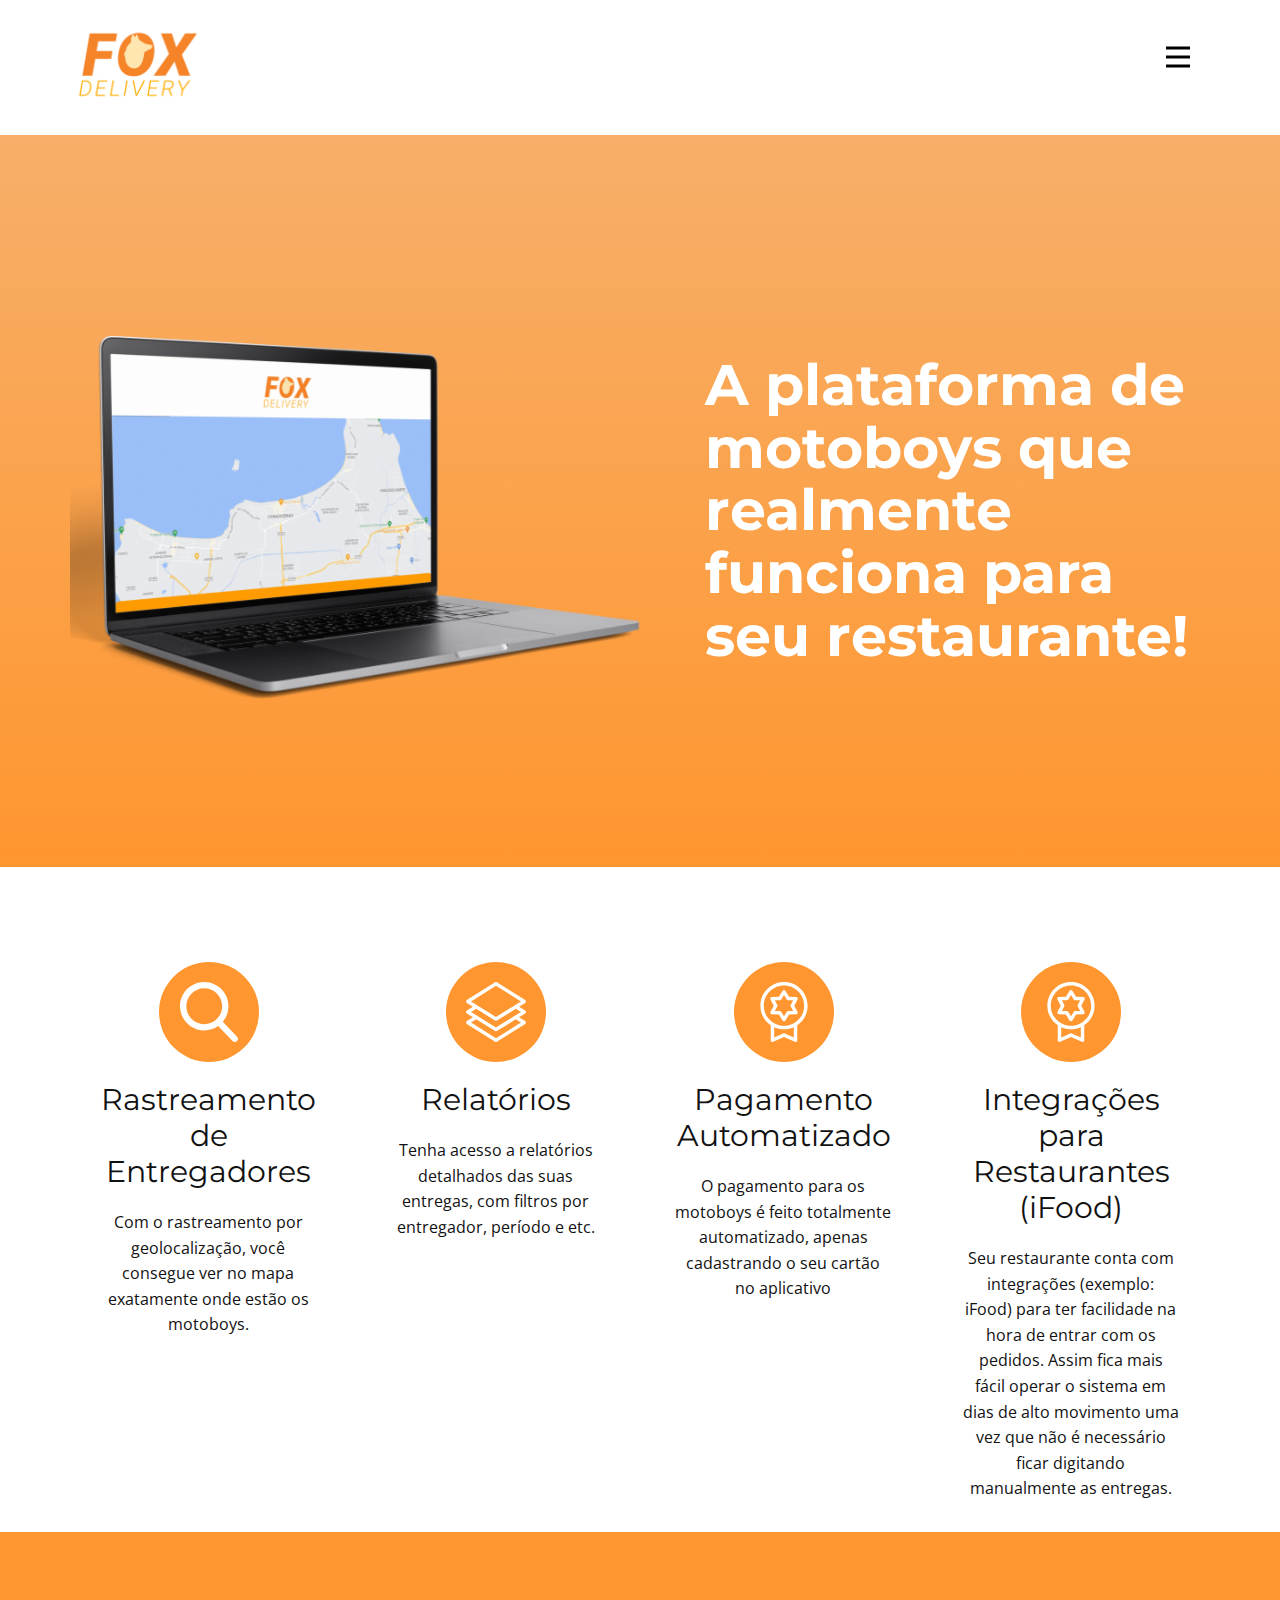
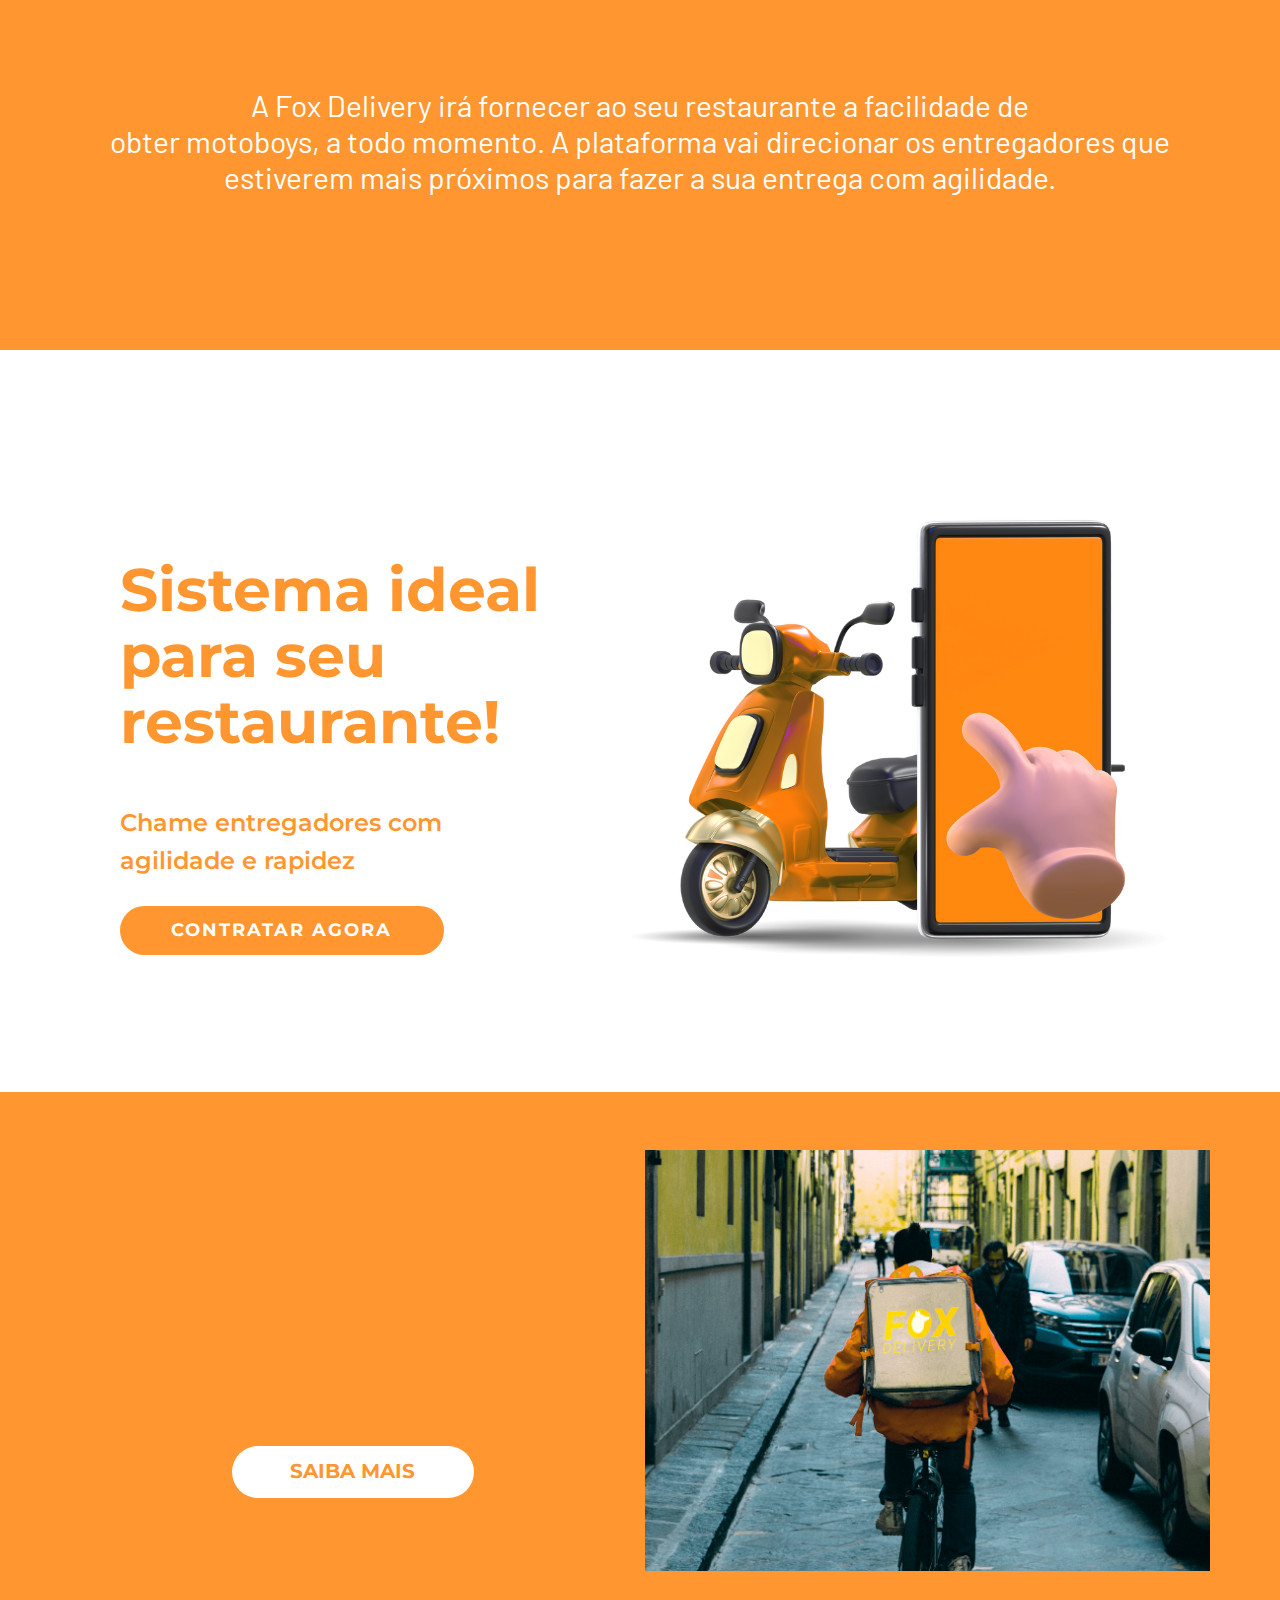
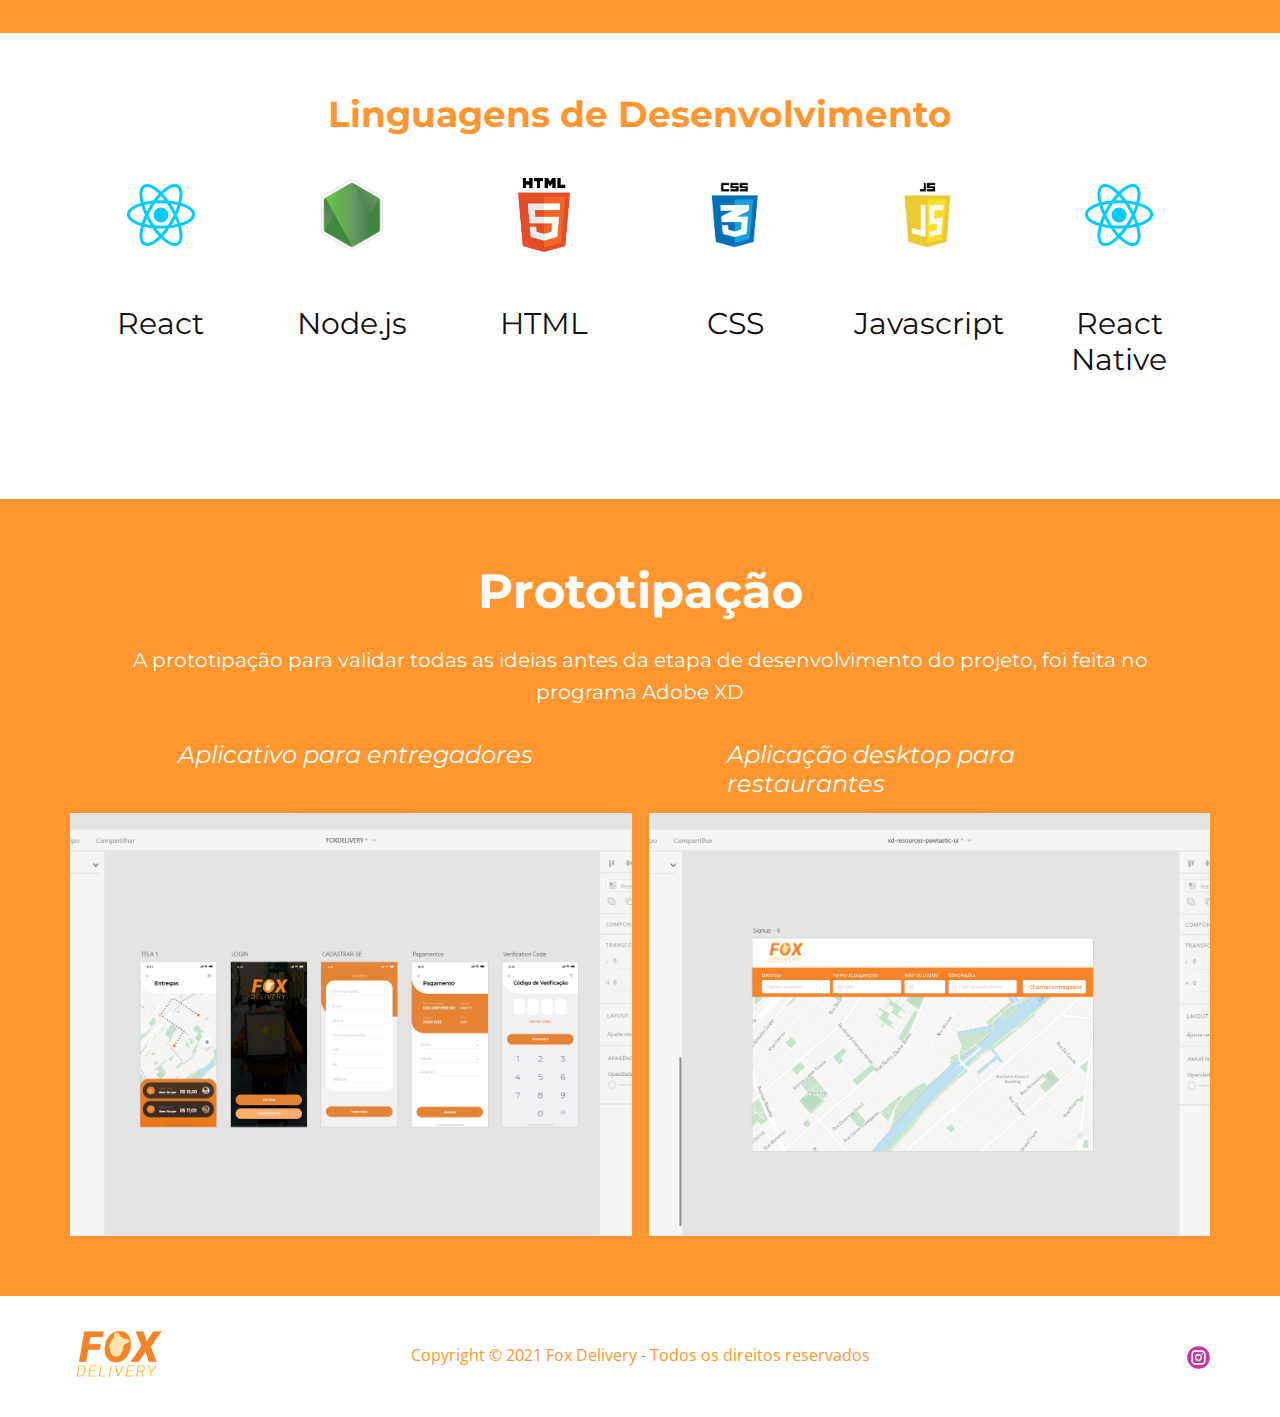
<file: FOX.html>
<!DOCTYPE html>
<html style="font-size: 16px;">
  <head>
    <meta name="viewport" content="width=device-width, initial-scale=1.0">
    <meta charset="utf-8">
    <meta name="keywords" content="Using design to improve product development, Mobile App Development">
    <meta name="description" content="">
    <meta name="page_type" content="np-template-header-footer-from-plugin">
    <title>FOX</title>
    <link rel="stylesheet" href="nicepage.css" media="screen">
<link rel="stylesheet" href="FOX.css" media="screen">
    <script class="u-script" type="text/javascript" src="jquery-1.9.1.min.js" defer=""></script>
    <script class="u-script" type="text/javascript" src="nicepage.js" defer=""></script>
    <meta name="generator" content="Nicepage 4.0.8, nicepage.com">
    <link id="u-theme-google-font" rel="stylesheet" href="https://fonts.googleapis.com/css?family=Open+Sans:300,300i,400,400i,600,600i,700,700i,800,800i|Barlow:100,100i,200,200i,300,300i,400,400i,500,500i,600,600i,700,700i,800,800i,900,900i">
    <link id="u-page-google-font" rel="stylesheet" href="https://fonts.googleapis.com/css?family=Montserrat:100,100i,200,200i,300,300i,400,400i,500,500i,600,600i,700,700i,800,800i,900,900i|Montserrat:100,100i,200,200i,300,300i,400,400i,500,500i,600,600i,700,700i,800,800i,900,900i">
    
    
    
    
    
    
    
    
    <script type="application/ld+json">{
		"@context": "http://schema.org",
		"@type": "Organization",
		"name": "",
		"url": "/",
		"logo": "images/99046d13-686d-4bd7-b95b-90d43880520f.png",
		"sameAs": [
				"https://www.instagram.com/foxdelivery.com.br/"
		]
}</script>
    <meta name="theme-color" content="#29b7dd">
    <meta property="og:title" content="FOX">
    <meta property="og:type" content="website">
    <link rel="canonical" href="/">
  </head>
  <body class="u-body"><header class="u-clearfix u-header u-white u-header" id="sec-2485"><div class="u-clearfix u-sheet u-valign-middle u-sheet-1">
        <nav class="u-menu u-menu-dropdown u-offcanvas u-menu-1" data-responsive-from="XL">
          <div class="menu-collapse" style="font-size: 1rem; letter-spacing: 0px; font-weight: 700; text-transform: uppercase;">
            <a class="u-button-style u-custom-active-border-color u-custom-border u-custom-border-color u-custom-borders u-custom-hover-border-color u-custom-left-right-menu-spacing u-custom-padding-bottom u-custom-text-color u-custom-text-hover-color u-custom-top-bottom-menu-spacing u-nav-link u-text-active-palette-1-base u-text-custom-color-4 u-text-hover-palette-2-base" href="#">
              <svg><use xlink:href="#menu-hamburger"></use></svg>
              <svg version="1.1" xmlns="http://www.w3.org/2000/svg" xmlns:xlink="http://www.w3.org/1999/xlink"><defs><symbol id="menu-hamburger" viewBox="0 0 16 16" style="width: 16px; height: 16px;"><rect y="1" width="16" height="2"></rect><rect y="7" width="16" height="2"></rect><rect y="13" width="16" height="2"></rect>
</symbol>
</defs></svg>
            </a>
          </div>
          <div class="u-custom-menu u-nav-container">
            <ul class="u-nav u-spacing-30 u-unstyled u-nav-1"><li class="u-nav-item"><a class="u-border-2 u-border-active-palette-1-base u-border-hover-palette-1-base u-border-no-left u-border-no-right u-border-no-top u-button-style u-nav-link u-text-active-palette-1-base u-text-grey-90 u-text-hover-grey-90" href="FOX.html" style="padding: 10px 0px;">Pagina Inicial</a>
</li><li class="u-nav-item"><a class="u-border-2 u-border-active-palette-1-base u-border-hover-palette-1-base u-border-no-left u-border-no-right u-border-no-top u-button-style u-nav-link u-text-active-palette-1-base u-text-grey-90 u-text-hover-grey-90" href="Entregadores.html" style="padding: 10px 0px;">Entregadores</a>
</li><li class="u-nav-item"><a class="u-border-2 u-border-active-palette-1-base u-border-hover-palette-1-base u-border-no-left u-border-no-right u-border-no-top u-button-style u-nav-link u-text-active-palette-1-base u-text-grey-90 u-text-hover-grey-90" href="Contato.html" style="padding: 10px 0px;">Contato</a>
</li></ul>
          </div>
          <div class="u-custom-menu u-nav-container-collapse">
            <div class="u-black u-container-style u-inner-container-layout u-opacity u-opacity-95 u-sidenav">
              <div class="u-inner-container-layout u-sidenav-overflow">
                <div class="u-menu-close"></div>
                <ul class="u-align-center u-nav u-popupmenu-items u-unstyled u-nav-2"><li class="u-nav-item"><a class="u-button-style u-nav-link" href="FOX.html" style="padding: 10px 0px;">Pagina Inicial</a>
</li><li class="u-nav-item"><a class="u-button-style u-nav-link" href="Entregadores.html" style="padding: 10px 0px;">Entregadores</a>
</li><li class="u-nav-item"><a class="u-button-style u-nav-link" href="Contato.html" style="padding: 10px 0px;">Contato</a>
</li></ul>
              </div>
            </div>
            <div class="u-black u-menu-overlay u-opacity u-opacity-70"></div>
          </div>
        </nav>
        <img class="u-image u-image-default u-preserve-proportions u-image-1" src="images/99046d13-686d-4bd7-b95b-90d43880520f.png" alt="" data-image-width="1080" data-image-height="1080">
      </div></header>
    <section class="u-align-right u-clearfix u-gradient u-section-1" id="sec-56d1">
      <div class="u-clearfix u-sheet u-valign-middle-xs u-sheet-1">
        <img class="u-image u-image-default u-image-1" src="images/a3b24613-e36f-4569-919c-cbdce5a883f3.png" alt="" data-image-width="1512" data-image-height="1080" data-animation-name="fadeIn" data-animation-duration="1000" data-animation-direction="Down">
        <h1 class="u-align-center-xs u-align-left-lg u-align-left-md u-align-left-sm u-align-left-xl u-custom-font u-text u-text-body-alt-color u-text-1" data-animation-name="slideIn" data-animation-duration="1000" data-animation-delay="0" data-animation-direction="Down"> A plataf​orma de motoboys que realmente funciona para seu restaurante!</h1>
      </div>
    </section>
    <section class="u-align-center u-clearfix u-section-2" id="sec-8553">
      <div class="u-clearfix u-sheet u-sheet-1">
        <div class="u-expanded-width u-list u-list-1">
          <div class="u-repeater u-repeater-1">
            <div class="u-container-style u-list-item u-repeater-item">
              <div class="u-container-layout u-similar-container u-container-layout-1"><span class="u-custom-color-2 u-icon u-icon-circle u-spacing-20 u-icon-1"><svg class="u-svg-link" preserveAspectRatio="xMidYMin slice" viewBox="0 0 56.966 56.966" style=""><use xlink:href="#svg-61ff"></use></svg><svg class="u-svg-content" viewBox="0 0 56.966 56.966" x="0px" y="0px" id="svg-61ff" style="enable-background:new 0 0 56.966 56.966;"><path d="M55.146,51.887L41.588,37.786c3.486-4.144,5.396-9.358,5.396-14.786c0-12.682-10.318-23-23-23s-23,10.318-23,23
	s10.318,23,23,23c4.761,0,9.298-1.436,13.177-4.162l13.661,14.208c0.571,0.593,1.339,0.92,2.162,0.92
	c0.779,0,1.518-0.297,2.079-0.837C56.255,54.982,56.293,53.08,55.146,51.887z M23.984,6c9.374,0,17,7.626,17,17s-7.626,17-17,17
	s-17-7.626-17-17S14.61,6,23.984,6z"></path></svg>
            
            
          </span>
                <h3 class="u-align-center u-custom-font u-text u-text-1">Rastreamento de Entregadores</h3>
                <p class="u-align-center u-text u-text-2"> Com o rastreamento por geolocalização, você consegue ver no mapa exatamente onde estão os motoboys.</p>
              </div>
            </div>
            <div class="u-align-center u-container-style u-list-item u-repeater-item">
              <div class="u-container-layout u-similar-container u-container-layout-2"><span class="u-custom-color-2 u-icon u-icon-circle u-spacing-20 u-icon-2">
            <svg class="u-svg-link" preserveAspectRatio="xMidYMin slice" viewBox="0 0 512.002 512.002" style=""><use xlink:href="#svg-04c0"></use></svg>
            <svg xmlns="http://www.w3.org/2000/svg" xmlns:xlink="http://www.w3.org/1999/xlink" version="1.1" xml:space="preserve" class="u-svg-content" viewBox="0 0 512.002 512.002" x="0px" y="0px" id="svg-04c0" style="enable-background:new 0 0 512.002 512.002;"><g><g><path d="M512.001,255.969c-0.011-5.193-2.708-10.011-7.129-12.737l-52.034-32.076l52.089-32.421    c4.393-2.734,7.066-7.539,7.074-12.712c0.008-5.174-2.651-9.987-7.036-12.734l-241-151c-4.871-3.052-11.058-3.052-15.929,0    l-241,151c-4.384,2.747-7.043,7.56-7.036,12.734c0.008,5.174,2.681,9.979,7.074,12.712l51.732,32.198L7.051,243.282    c-4.39,2.744-7.055,7.557-7.05,12.734c0.005,5.177,2.679,9.985,7.074,12.721l51.732,32.198L7.051,333.282    c-4.383,2.74-7.047,7.543-7.05,12.712s2.656,9.975,7.036,12.719l241,151c2.436,1.526,5.2,2.289,7.964,2.289    c2.764,0,5.529-0.763,7.964-2.289l241-151c4.394-2.753,7.055-7.581,7.036-12.766c-0.019-5.185-2.715-9.993-7.129-12.714    l-52.034-32.076l52.089-32.421C509.336,265.992,512.012,261.162,512.001,255.969z M43.32,165.96L256.001,32.703L468.682,165.96    c-2.044,1.272-206.586,128.58-212.681,132.374L43.32,165.96z M468.584,346.106L256.001,479.301L43.278,346.018l43.889-27.431    l160.908,100.15c2.426,1.51,5.176,2.265,7.926,2.265c2.75,0,5.5-0.755,7.926-2.265l160.464-99.874L468.584,346.106z     M256.001,388.334L43.345,255.976l43.822-27.389l160.908,100.15c2.426,1.51,5.176,2.265,7.926,2.265c2.75,0,5.5-0.755,7.926-2.265    l160.464-99.874l44.125,27.2C467.297,256.822,261.631,384.829,256.001,388.334z"></path>
</g>
</g></svg>
          </span>
                <h3 class="u-align-center u-custom-font u-text u-text-3"> Relatórios</h3>
                <p class="u-align-center u-text u-text-4"> Tenha acesso a relatórios detalhados das suas entregas, com filtros por entregador, período e etc.</p>
              </div>
            </div>
            <div class="u-align-center u-container-style u-list-item u-repeater-item">
              <div class="u-container-layout u-similar-container u-container-layout-3"><span class="u-custom-color-2 u-icon u-icon-circle u-spacing-20 u-icon-3">
            <svg class="u-svg-link" preserveAspectRatio="xMidYMin slice" viewBox="0 0 512 512" style=""><use xlink:href="#svg-9c32"></use></svg>
            <svg xmlns="http://www.w3.org/2000/svg" xmlns:xlink="http://www.w3.org/1999/xlink" version="1.1" xml:space="preserve" class="u-svg-content" viewBox="0 0 512 512" x="0px" y="0px" id="svg-9c32" style="enable-background:new 0 0 512 512;"><g><g><path d="M256,0C144.702,0,54.154,90.547,54.154,201.846c0,69.363,35.172,130.662,88.615,167.011v128.373    c0,5.012,2.541,9.682,6.75,12.402c4.207,2.721,9.509,3.121,14.08,1.066L256,469.119l92.401,41.58c1.935,0.87,4,1.301,6.059,1.301    c2.804,0,5.594-0.798,8.021-2.367c4.208-2.721,6.75-7.391,6.75-12.402V368.858c53.443-36.349,88.615-97.648,88.615-167.011    C457.846,90.547,367.298,0,256,0z M339.692,474.39l-77.632-34.934c-1.927-0.868-3.994-1.302-6.06-1.302s-4.133,0.433-6.06,1.301    l-77.632,34.934v-88.835c7.423,3.384,15.042,6.292,22.805,8.745c0.44,0.14,0.879,0.283,1.321,0.419    c0.991,0.305,1.985,0.599,2.98,0.888c0.737,0.216,1.474,0.43,2.213,0.638c0.803,0.224,1.609,0.441,2.415,0.655    c0.94,0.251,1.882,0.496,2.827,0.734c0.668,0.167,1.337,0.331,2.007,0.49c1.087,0.261,2.177,0.513,3.271,0.756    c0.567,0.126,1.135,0.251,1.703,0.372c1.198,0.256,2.4,0.498,3.607,0.733c0.491,0.095,0.982,0.192,1.474,0.284    c1.278,0.238,2.561,0.461,3.847,0.675c0.441,0.074,0.882,0.15,1.324,0.22c1.327,0.212,2.66,0.407,3.997,0.592    c0.414,0.057,0.827,0.119,1.241,0.174c1.353,0.179,2.712,0.34,4.072,0.492c0.406,0.045,0.81,0.096,1.216,0.14    c1.357,0.144,2.719,0.267,4.084,0.383c0.414,0.035,0.826,0.078,1.241,0.11c1.345,0.106,2.696,0.191,4.049,0.271    c0.434,0.026,0.866,0.06,1.302,0.083c1.367,0.072,2.739,0.121,4.113,0.165c0.414,0.014,0.825,0.036,1.239,0.047    c1.776,0.046,3.558,0.072,5.346,0.072c1.787,0,3.569-0.026,5.345-0.072c0.414-0.011,0.825-0.033,1.239-0.047    c1.374-0.044,2.746-0.094,4.113-0.165c0.434-0.023,0.867-0.057,1.302-0.083c1.353-0.08,2.704-0.164,4.049-0.271    c0.415-0.032,0.827-0.075,1.241-0.11c1.365-0.116,2.727-0.24,4.084-0.383c0.406-0.043,0.81-0.094,1.216-0.14    c1.361-0.153,2.719-0.313,4.072-0.492c0.415-0.055,0.827-0.116,1.241-0.174c1.336-0.185,2.669-0.38,3.997-0.592    c0.442-0.071,0.882-0.147,1.324-0.22c1.286-0.214,2.569-0.437,3.847-0.675c0.492-0.092,0.983-0.188,1.474-0.284    c1.206-0.234,2.408-0.478,3.607-0.733c0.569-0.121,1.136-0.246,1.703-0.372c1.094-0.243,2.184-0.495,3.271-0.756    c0.669-0.16,1.338-0.324,2.007-0.49c0.945-0.237,1.886-0.482,2.827-0.734c0.806-0.215,1.612-0.43,2.415-0.655    c0.739-0.208,1.477-0.422,2.213-0.638c0.995-0.29,1.99-0.583,2.98-0.888c0.442-0.137,0.881-0.28,1.321-0.419    c7.763-2.453,15.382-5.36,22.805-8.744V474.39z M312.229,364.724c-0.589,0.203-1.178,0.407-1.769,0.604    c-0.898,0.3-1.8,0.595-2.705,0.88c-1.053,0.331-2.109,0.65-3.168,0.96c-0.747,0.22-1.495,0.439-2.246,0.649    c-1.401,0.391-2.807,0.765-4.218,1.12c-0.526,0.133-1.054,0.259-1.581,0.387c-1.381,0.334-2.768,0.652-4.158,0.952    c-0.35,0.076-0.697,0.156-1.047,0.228c-1.794,0.375-3.594,0.724-5.401,1.041c-0.184,0.032-0.369,0.06-0.554,0.093    c-1.628,0.281-3.261,0.536-4.897,0.769c-0.369,0.053-0.738,0.105-1.109,0.156c-1.745,0.237-3.493,0.455-5.247,0.639    c-0.066,0.007-0.132,0.016-0.198,0.023c-1.836,0.191-3.679,0.348-5.524,0.479c-0.4,0.029-0.802,0.05-1.203,0.077    c-1.435,0.093-2.87,0.166-4.309,0.224c-0.489,0.02-0.978,0.04-1.467,0.056c-1.807,0.055-3.616,0.093-5.428,0.093    s-3.621-0.037-5.428-0.095c-0.49-0.015-0.979-0.036-1.467-0.056c-1.439-0.057-2.874-0.131-4.309-0.224    c-0.401-0.026-0.802-0.048-1.203-0.077c-1.845-0.132-3.687-0.289-5.524-0.479c-0.066-0.007-0.132-0.016-0.198-0.023    c-1.754-0.184-3.502-0.402-5.247-0.639c-0.369-0.05-0.738-0.102-1.108-0.156c-1.637-0.234-3.27-0.488-4.898-0.769    c-0.184-0.031-0.369-0.06-0.554-0.093c-1.807-0.317-3.608-0.667-5.401-1.041c-0.349-0.073-0.697-0.154-1.047-0.228    c-1.39-0.299-2.777-0.618-4.158-0.952c-0.528-0.128-1.056-0.254-1.581-0.387c-1.411-0.354-2.817-0.73-4.218-1.12    c-0.751-0.21-1.499-0.429-2.246-0.649c-1.058-0.311-2.115-0.629-3.169-0.96c-0.905-0.286-1.806-0.58-2.705-0.88    c-0.592-0.197-1.181-0.401-1.769-0.604c-67.484-23.361-116.078-87.547-116.078-162.876c0-95.01,77.297-172.308,172.308-172.308    s172.308,77.297,172.308,172.308C428.308,277.175,379.713,341.361,312.229,364.724z"></path>
</g>
</g><g><g><path d="M343.622,201.846l27.741-52.14c2.394-4.497,2.299-9.91-0.248-14.321c-2.547-4.411-7.188-7.2-12.279-7.376l-59.025-2.045    L268.527,75.87c-2.699-4.32-7.433-6.946-12.527-6.946s-9.828,2.626-12.527,6.946l-31.283,50.094l-59.025,2.045    c-5.091,0.176-9.732,2.965-12.279,7.376s-2.642,9.824-0.248,14.321l27.741,52.14l-27.741,52.14    c-2.394,4.497-2.299,9.91,0.248,14.321c2.547,4.411,7.188,7.2,12.279,7.376l59.025,2.045l31.283,50.094    c2.698,4.32,7.433,6.946,12.527,6.946s9.828-2.626,12.527-6.946l31.283-50.094l59.025-2.045c5.091-0.176,9.732-2.965,12.279-7.376    c2.547-4.411,2.642-9.824,0.248-14.321L343.622,201.846z M290.935,248.479c-4.909,0.17-9.414,2.771-12.015,6.938L256,292.118    l-22.919-36.7c-2.602-4.167-7.106-6.767-12.015-6.938l-43.242-1.499l20.323-38.198c2.308-4.337,2.308-9.537,0-13.874    l-20.323-38.198l43.242-1.499c4.909-0.17,9.414-2.771,12.015-6.938L256,111.575l22.919,36.7c2.602,4.167,7.106,6.767,12.015,6.938    l43.242,1.499l-20.323,38.198c-2.307,4.337-2.307,9.538,0.001,13.874l20.323,38.198L290.935,248.479z"></path>
</g>
</g></svg>
          </span>
                <h3 class="u-align-center u-custom-font u-text u-text-5">Pagamento<br>Automatizado
                </h3>
                <p class="u-align-center u-text u-text-6">O pagamento para os motoboys é feito totalmente automatizado, apenas cadastrando o seu cartão no aplicativo</p>
              </div>
            </div>
            <div class="u-align-center u-container-style u-list-item u-repeater-item">
              <div class="u-container-layout u-similar-container u-container-layout-4"><span class="u-custom-color-2 u-icon u-icon-circle u-spacing-20 u-icon-4">
            <svg class="u-svg-link" preserveAspectRatio="xMidYMin slice" viewBox="0 0 512 512" style=""><use xlink:href="#svg-9c32"></use></svg>
            <svg xmlns="http://www.w3.org/2000/svg" xmlns:xlink="http://www.w3.org/1999/xlink" version="1.1" xml:space="preserve" class="u-svg-content" viewBox="0 0 512 512" x="0px" y="0px" id="svg-9c32" style="enable-background:new 0 0 512 512;"><g><g><path d="M256,0C144.702,0,54.154,90.547,54.154,201.846c0,69.363,35.172,130.662,88.615,167.011v128.373    c0,5.012,2.541,9.682,6.75,12.402c4.207,2.721,9.509,3.121,14.08,1.066L256,469.119l92.401,41.58c1.935,0.87,4,1.301,6.059,1.301    c2.804,0,5.594-0.798,8.021-2.367c4.208-2.721,6.75-7.391,6.75-12.402V368.858c53.443-36.349,88.615-97.648,88.615-167.011    C457.846,90.547,367.298,0,256,0z M339.692,474.39l-77.632-34.934c-1.927-0.868-3.994-1.302-6.06-1.302s-4.133,0.433-6.06,1.301    l-77.632,34.934v-88.835c7.423,3.384,15.042,6.292,22.805,8.745c0.44,0.14,0.879,0.283,1.321,0.419    c0.991,0.305,1.985,0.599,2.98,0.888c0.737,0.216,1.474,0.43,2.213,0.638c0.803,0.224,1.609,0.441,2.415,0.655    c0.94,0.251,1.882,0.496,2.827,0.734c0.668,0.167,1.337,0.331,2.007,0.49c1.087,0.261,2.177,0.513,3.271,0.756    c0.567,0.126,1.135,0.251,1.703,0.372c1.198,0.256,2.4,0.498,3.607,0.733c0.491,0.095,0.982,0.192,1.474,0.284    c1.278,0.238,2.561,0.461,3.847,0.675c0.441,0.074,0.882,0.15,1.324,0.22c1.327,0.212,2.66,0.407,3.997,0.592    c0.414,0.057,0.827,0.119,1.241,0.174c1.353,0.179,2.712,0.34,4.072,0.492c0.406,0.045,0.81,0.096,1.216,0.14    c1.357,0.144,2.719,0.267,4.084,0.383c0.414,0.035,0.826,0.078,1.241,0.11c1.345,0.106,2.696,0.191,4.049,0.271    c0.434,0.026,0.866,0.06,1.302,0.083c1.367,0.072,2.739,0.121,4.113,0.165c0.414,0.014,0.825,0.036,1.239,0.047    c1.776,0.046,3.558,0.072,5.346,0.072c1.787,0,3.569-0.026,5.345-0.072c0.414-0.011,0.825-0.033,1.239-0.047    c1.374-0.044,2.746-0.094,4.113-0.165c0.434-0.023,0.867-0.057,1.302-0.083c1.353-0.08,2.704-0.164,4.049-0.271    c0.415-0.032,0.827-0.075,1.241-0.11c1.365-0.116,2.727-0.24,4.084-0.383c0.406-0.043,0.81-0.094,1.216-0.14    c1.361-0.153,2.719-0.313,4.072-0.492c0.415-0.055,0.827-0.116,1.241-0.174c1.336-0.185,2.669-0.38,3.997-0.592    c0.442-0.071,0.882-0.147,1.324-0.22c1.286-0.214,2.569-0.437,3.847-0.675c0.492-0.092,0.983-0.188,1.474-0.284    c1.206-0.234,2.408-0.478,3.607-0.733c0.569-0.121,1.136-0.246,1.703-0.372c1.094-0.243,2.184-0.495,3.271-0.756    c0.669-0.16,1.338-0.324,2.007-0.49c0.945-0.237,1.886-0.482,2.827-0.734c0.806-0.215,1.612-0.43,2.415-0.655    c0.739-0.208,1.477-0.422,2.213-0.638c0.995-0.29,1.99-0.583,2.98-0.888c0.442-0.137,0.881-0.28,1.321-0.419    c7.763-2.453,15.382-5.36,22.805-8.744V474.39z M312.229,364.724c-0.589,0.203-1.178,0.407-1.769,0.604    c-0.898,0.3-1.8,0.595-2.705,0.88c-1.053,0.331-2.109,0.65-3.168,0.96c-0.747,0.22-1.495,0.439-2.246,0.649    c-1.401,0.391-2.807,0.765-4.218,1.12c-0.526,0.133-1.054,0.259-1.581,0.387c-1.381,0.334-2.768,0.652-4.158,0.952    c-0.35,0.076-0.697,0.156-1.047,0.228c-1.794,0.375-3.594,0.724-5.401,1.041c-0.184,0.032-0.369,0.06-0.554,0.093    c-1.628,0.281-3.261,0.536-4.897,0.769c-0.369,0.053-0.738,0.105-1.109,0.156c-1.745,0.237-3.493,0.455-5.247,0.639    c-0.066,0.007-0.132,0.016-0.198,0.023c-1.836,0.191-3.679,0.348-5.524,0.479c-0.4,0.029-0.802,0.05-1.203,0.077    c-1.435,0.093-2.87,0.166-4.309,0.224c-0.489,0.02-0.978,0.04-1.467,0.056c-1.807,0.055-3.616,0.093-5.428,0.093    s-3.621-0.037-5.428-0.095c-0.49-0.015-0.979-0.036-1.467-0.056c-1.439-0.057-2.874-0.131-4.309-0.224    c-0.401-0.026-0.802-0.048-1.203-0.077c-1.845-0.132-3.687-0.289-5.524-0.479c-0.066-0.007-0.132-0.016-0.198-0.023    c-1.754-0.184-3.502-0.402-5.247-0.639c-0.369-0.05-0.738-0.102-1.108-0.156c-1.637-0.234-3.27-0.488-4.898-0.769    c-0.184-0.031-0.369-0.06-0.554-0.093c-1.807-0.317-3.608-0.667-5.401-1.041c-0.349-0.073-0.697-0.154-1.047-0.228    c-1.39-0.299-2.777-0.618-4.158-0.952c-0.528-0.128-1.056-0.254-1.581-0.387c-1.411-0.354-2.817-0.73-4.218-1.12    c-0.751-0.21-1.499-0.429-2.246-0.649c-1.058-0.311-2.115-0.629-3.169-0.96c-0.905-0.286-1.806-0.58-2.705-0.88    c-0.592-0.197-1.181-0.401-1.769-0.604c-67.484-23.361-116.078-87.547-116.078-162.876c0-95.01,77.297-172.308,172.308-172.308    s172.308,77.297,172.308,172.308C428.308,277.175,379.713,341.361,312.229,364.724z"></path>
</g>
</g><g><g><path d="M343.622,201.846l27.741-52.14c2.394-4.497,2.299-9.91-0.248-14.321c-2.547-4.411-7.188-7.2-12.279-7.376l-59.025-2.045    L268.527,75.87c-2.699-4.32-7.433-6.946-12.527-6.946s-9.828,2.626-12.527,6.946l-31.283,50.094l-59.025,2.045    c-5.091,0.176-9.732,2.965-12.279,7.376s-2.642,9.824-0.248,14.321l27.741,52.14l-27.741,52.14    c-2.394,4.497-2.299,9.91,0.248,14.321c2.547,4.411,7.188,7.2,12.279,7.376l59.025,2.045l31.283,50.094    c2.698,4.32,7.433,6.946,12.527,6.946s9.828-2.626,12.527-6.946l31.283-50.094l59.025-2.045c5.091-0.176,9.732-2.965,12.279-7.376    c2.547-4.411,2.642-9.824,0.248-14.321L343.622,201.846z M290.935,248.479c-4.909,0.17-9.414,2.771-12.015,6.938L256,292.118    l-22.919-36.7c-2.602-4.167-7.106-6.767-12.015-6.938l-43.242-1.499l20.323-38.198c2.308-4.337,2.308-9.537,0-13.874    l-20.323-38.198l43.242-1.499c4.909-0.17,9.414-2.771,12.015-6.938L256,111.575l22.919,36.7c2.602,4.167,7.106,6.767,12.015,6.938    l43.242,1.499l-20.323,38.198c-2.307,4.337-2.307,9.538,0.001,13.874l20.323,38.198L290.935,248.479z"></path>
</g>
</g></svg>
          </span>
                <h3 class="u-align-center u-custom-font u-text u-text-7"> Integrações para Restaurantes (iFood)</h3>
                <p class="u-align-center u-text u-text-8"> Seu restaurante conta com integrações (exemplo: iFood) para ter facilidade na hora de entrar com os pedidos. Assim fica mais fácil operar o sistema em dias de alto movimento uma vez que não é necessário ficar digitando manualmente as entregas.</p>
              </div>
            </div>
          </div>
        </div>
      </div>
    </section>
    <section class="u-align-center u-clearfix u-custom-color-2 u-section-3" id="sec-b0f6">
      <div class="u-clearfix u-sheet u-valign-middle u-sheet-1">
        <h3 class="u-align-center u-text u-text-1">A Fox Delivery irá fornecer ao seu restaurante a facilidade de <br>obter motoboys, a todo momento. A plataforma vai direcionar os entregadores que <br>estiverem mais próximos para fazer a sua entrega com agilidade.
        </h3>
      </div>
    </section>
    <section class="u-align-left u-clearfix u-custom-color-5 u-section-4" id="carousel_d381">
      <div class="u-clearfix u-sheet u-sheet-1">
        <div class="u-clearfix u-expanded-width u-layout-wrap u-layout-wrap-1">
          <div class="u-gutter-0 u-layout">
            <div class="u-layout-row">
              <div class="u-align-center-sm u-align-center-xs u-align-left-lg u-align-left-md u-align-left-xl u-container-style u-layout-cell u-shape-rectangle u-size-26 u-layout-cell-1">
                <div class="u-container-layout u-container-layout-1">
                  <h1 class="u-custom-font u-text u-text-custom-color-2 u-text-1">Sistema ideal para seu restaurante! </h1>
                  <p class="u-custom-font u-text u-text-custom-color-2 u-text-2">Chame entregadores com agilidade e rapidez</p>
                  <a href="Contato.html" data-page-id="1055724" class="u-active-custom-color-2 u-border-none u-btn u-btn-round u-button-style u-custom-color-2 u-custom-font u-font-montserrat u-hover-custom-color-3 u-radius-40 u-text-active-custom-color-7 u-text-body-alt-color u-text-hover-custom-color-5 u-btn-1">CONTRATAR AGORA</a>
                </div>
              </div>
              <div class="u-container-style u-layout-cell u-size-34 u-layout-cell-2">
                <div class="u-container-layout u-valign-middle-sm u-container-layout-2">
                  <div class="u-preserve-proportions u-shape u-shape-circle u-white u-shape-1"></div>
                  <img class="u-image u-image-default u-preserve-proportions u-image-1" src="images/c3603477-c6bd-4d5a-85e1-15fa4387d577.png" alt="" data-image-width="1080" data-image-height="1080">
                </div>
              </div>
            </div>
          </div>
        </div>
      </div>
    </section>
    <section class="u-clearfix u-custom-color-2 u-section-5" id="sec-db2d">
      <div class="u-clearfix u-sheet u-sheet-1">
        <div class="u-clearfix u-expanded-width u-gutter-10 u-layout-wrap u-layout-wrap-1">
          <div class="u-layout" style="">
            <div class="u-layout-row" style="">
              <div class="u-container-style u-layout-cell u-left-cell u-size-30 u-size-xs-60 u-layout-cell-1" src="">
                <div class="u-container-layout u-container-layout-1">
                  <h2 class="u-align-center u-custom-font u-font-montserrat u-text u-text-default u-text-1" data-animation-name="slideIn" data-animation-duration="1000" data-animation-direction="Down">Seja um entregador&nbsp;<br>Fox Delivery
                  </h2>
                  <a href="Entregadores.html" data-page-id="1055723" class="u-align-center u-border-none u-btn u-btn-round u-button-style u-custom-font u-font-montserrat u-radius-50 u-text-custom-color-2 u-white u-btn-1">SAIBA MAIS</a>
                </div>
              </div>
              <div class="u-align-center u-container-style u-image u-layout-cell u-right-cell u-size-30 u-size-xs-60 u-image-1" src="" data-image-width="1280" data-image-height="853">
                <div class="u-container-layout u-valign-middle u-container-layout-2" src=""></div>
              </div>
            </div>
          </div>
        </div>
      </div>
    </section>
    <section class="u-align-center u-clearfix u-section-6" id="sec-fe43">
      <div class="u-align-left u-clearfix u-sheet u-sheet-1">
        <h3 class="u-align-center u-custom-font u-font-montserrat u-text u-text-custom-color-2 u-text-default u-text-1">Linguagens de Desenvolvimento</h3>
        <div class="u-expanded-width u-list u-list-1">
          <div class="u-repeater u-repeater-1">
            <div class="u-container-style u-list-item u-repeater-item">
              <div class="u-container-layout u-similar-container u-container-layout-1"><span class="u-custom-item u-file-icon u-icon u-icon-rectangle u-text-palette-2-base u-icon-1"><img src="images/cdf8ad91-b2d4-4e4b-9fbc-0b38957c6e76.png" alt=""></span>
                <h3 class="u-align-center u-custom-font u-font-montserrat u-text u-text-default u-text-2">React</h3>
              </div>
            </div>
            <div class="u-align-center u-container-style u-list-item u-repeater-item">
              <div class="u-container-layout u-similar-container u-container-layout-2"><span class="u-custom-item u-file-icon u-icon u-icon-rectangle u-icon-2"><img src="images/cf3e36c7-12eb-4c3c-97fe-35261f7a46eb.png" alt=""></span>
                <h3 class="u-align-center u-custom-font u-font-montserrat u-text u-text-default u-text-3">Node.js</h3>
              </div>
            </div>
            <div class="u-container-style u-list-item u-repeater-item">
              <div class="u-container-layout u-similar-container u-container-layout-3"><span class="u-custom-item u-file-icon u-icon u-icon-rectangle u-icon-3"><img src="images/0ae92886-2aa4-4f11-a08d-53c69139b88c.png" alt=""></span>
                <h3 class="u-align-center u-custom-font u-font-montserrat u-text u-text-default u-text-4">HTML</h3>
              </div>
            </div>
            <div class="u-container-style u-list-item u-repeater-item">
              <div class="u-container-layout u-similar-container u-container-layout-4"><span class="u-custom-item u-file-icon u-icon u-icon-rectangle u-icon-4"><img src="images/4b8068e9-c79a-49fc-a7a1-6202e85b2644.png" alt=""></span>
                <h3 class="u-align-center u-custom-font u-font-montserrat u-text u-text-default u-text-5">CSS</h3>
              </div>
            </div>
            <div class="u-container-style u-list-item u-repeater-item">
              <div class="u-container-layout u-similar-container u-container-layout-5"><span class="u-custom-item u-file-icon u-icon u-icon-rectangle u-icon-5"><img src="images/25b4880a-5782-4474-b8fc-b7ebd9a0e2b9.png" alt=""></span>
                <h3 class="u-align-center u-custom-font u-font-montserrat u-text u-text-default u-text-6">Javascript</h3>
              </div>
            </div>
            <div class="u-container-style u-list-item u-repeater-item">
              <div class="u-container-layout u-similar-container u-container-layout-6"><span class="u-custom-item u-file-icon u-icon u-icon-rectangle u-icon-6"><img src="images/cdf8ad91-b2d4-4e4b-9fbc-0b38957c6e76.png" alt=""></span>
                <h3 class="u-align-center u-custom-font u-font-montserrat u-text u-text-default u-text-7">React Native</h3>
              </div>
            </div>
          </div>
        </div>
      </div>
    </section>
    <section class="u-align-center u-clearfix u-custom-color-2 u-section-7" id="sec-3f1b">
      <div class="u-clearfix u-sheet u-sheet-1">
        <h2 class="u-custom-font u-font-montserrat u-text u-text-default u-text-1">Prototipação</h2>
        <p class="u-align-center u-custom-font u-font-montserrat u-text u-text-2"> A prototipação para validar todas as ideias antes da etapa de desenvolvimento do projeto, foi feita no programa Adobe XD</p>
        <h6 class="u-align-center u-custom-font u-font-montserrat u-text u-text-3">Aplicativo para entregadores</h6>
        <h6 class="u-align-center u-custom-font u-font-montserrat u-text u-text-4">Aplicação desktop para restaurantes</h6>
        <div class="u-expanded-width u-gallery u-layout-grid u-lightbox u-show-text-on-hover u-gallery-1">
          <div class="u-gallery-inner u-gallery-inner-1">
            <div class="u-effect-fade u-gallery-item">
              <div class="u-back-slide" data-image-width="1920" data-image-height="1020">
                <img class="u-back-image u-expanded" src="images/726f7301-ad57-466b-99be-e6fbc3c0c6f9.png">
              </div>
              <div class="u-over-slide u-shading u-over-slide-1">
                <h3 class="u-gallery-heading"></h3>
                <p class="u-gallery-text"></p>
              </div>
            </div>
            <div class="u-effect-fade u-gallery-item">
              <div class="u-back-slide" data-image-width="1920" data-image-height="1017">
                <img class="u-back-image u-expanded" src="images/7fb48398-0b7f-46f2-8064-e080aa5ae082.png">
              </div>
              <div class="u-over-slide u-shading u-over-slide-2">
                <h3 class="u-gallery-heading"></h3>
                <p class="u-gallery-text"></p>
              </div>
            </div>
          </div>
        </div>
      </div>
    </section>
    
    
    <footer class="u-align-center-md u-align-center-sm u-align-center-xs u-clearfix u-custom-color-5 u-footer" id="sec-2692"><div class="u-clearfix u-sheet u-sheet-1">
        <a href="https://nicepage.com" class="u-image u-logo u-image-1" data-image-width="1080" data-image-height="1080">
          <img src="images/99046d13-686d-4bd7-b95b-90d43880520f.png" class="u-logo-image u-logo-image-1">
        </a>
        <p class="u-align-center-lg u-align-center-md u-align-center-xl u-text u-text-black u-text-1">
          <a class="u-border-none u-btn u-button-link u-button-style u-none u-text-custom-color-2 u-btn-1" href="https://www.ford.com.br/copyright/" tabindex="45">Copyright © 2021 Fox Delivery - Todos os direitos reservados</a>
        </p>
        <div class="u-align-left u-social-icons u-spacing-23 u-social-icons-1">
          <a class="u-social-url" title="instagram" target="_blank" href="https://www.instagram.com/foxdelivery.com.br/"><span class="u-icon u-social-icon u-social-instagram u-icon-1"><svg class="u-svg-link" preserveAspectRatio="xMidYMin slice" viewBox="0 0 112 112" style=""><use xlink:href="#svg-2259"></use></svg><svg class="u-svg-content" viewBox="0 0 112 112" x="0" y="0" id="svg-2259"><circle fill="currentColor" cx="56.1" cy="56.1" r="55"></circle><path fill="#FFFFFF" d="M55.9,38.2c-9.9,0-17.9,8-17.9,17.9C38,66,46,74,55.9,74c9.9,0,17.9-8,17.9-17.9C73.8,46.2,65.8,38.2,55.9,38.2
            z M55.9,66.4c-5.7,0-10.3-4.6-10.3-10.3c-0.1-5.7,4.6-10.3,10.3-10.3c5.7,0,10.3,4.6,10.3,10.3C66.2,61.8,61.6,66.4,55.9,66.4z"></path><path fill="#FFFFFF" d="M74.3,33.5c-2.3,0-4.2,1.9-4.2,4.2s1.9,4.2,4.2,4.2s4.2-1.9,4.2-4.2S76.6,33.5,74.3,33.5z"></path><path fill="#FFFFFF" d="M73.1,21.3H38.6c-9.7,0-17.5,7.9-17.5,17.5v34.5c0,9.7,7.9,17.6,17.5,17.6h34.5c9.7,0,17.5-7.9,17.5-17.5V38.8
            C90.6,29.1,82.7,21.3,73.1,21.3z M83,73.3c0,5.5-4.5,9.9-9.9,9.9H38.6c-5.5,0-9.9-4.5-9.9-9.9V38.8c0-5.5,4.5-9.9,9.9-9.9h34.5
            c5.5,0,9.9,4.5,9.9,9.9V73.3z"></path></svg></span>
          </a>
        </div>
      </div></footer>
    
  </body>
</html>
</file>
